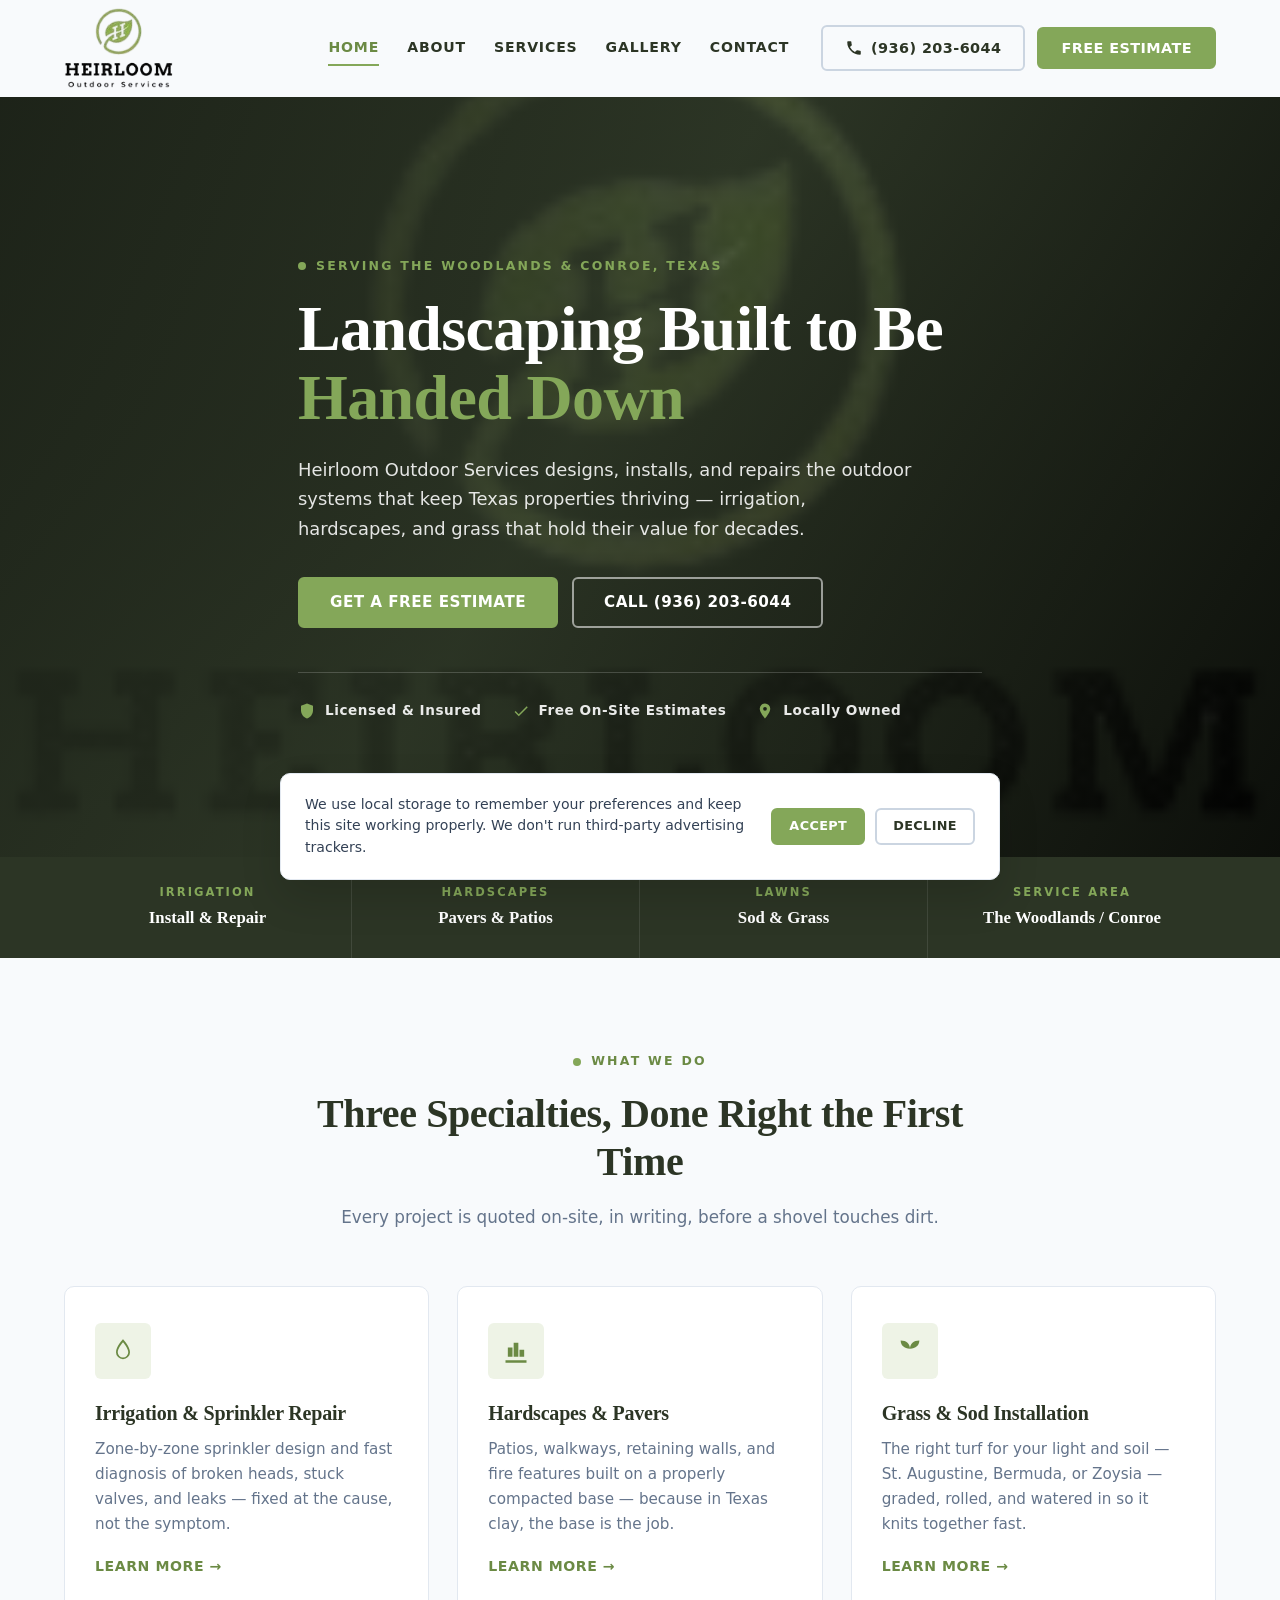
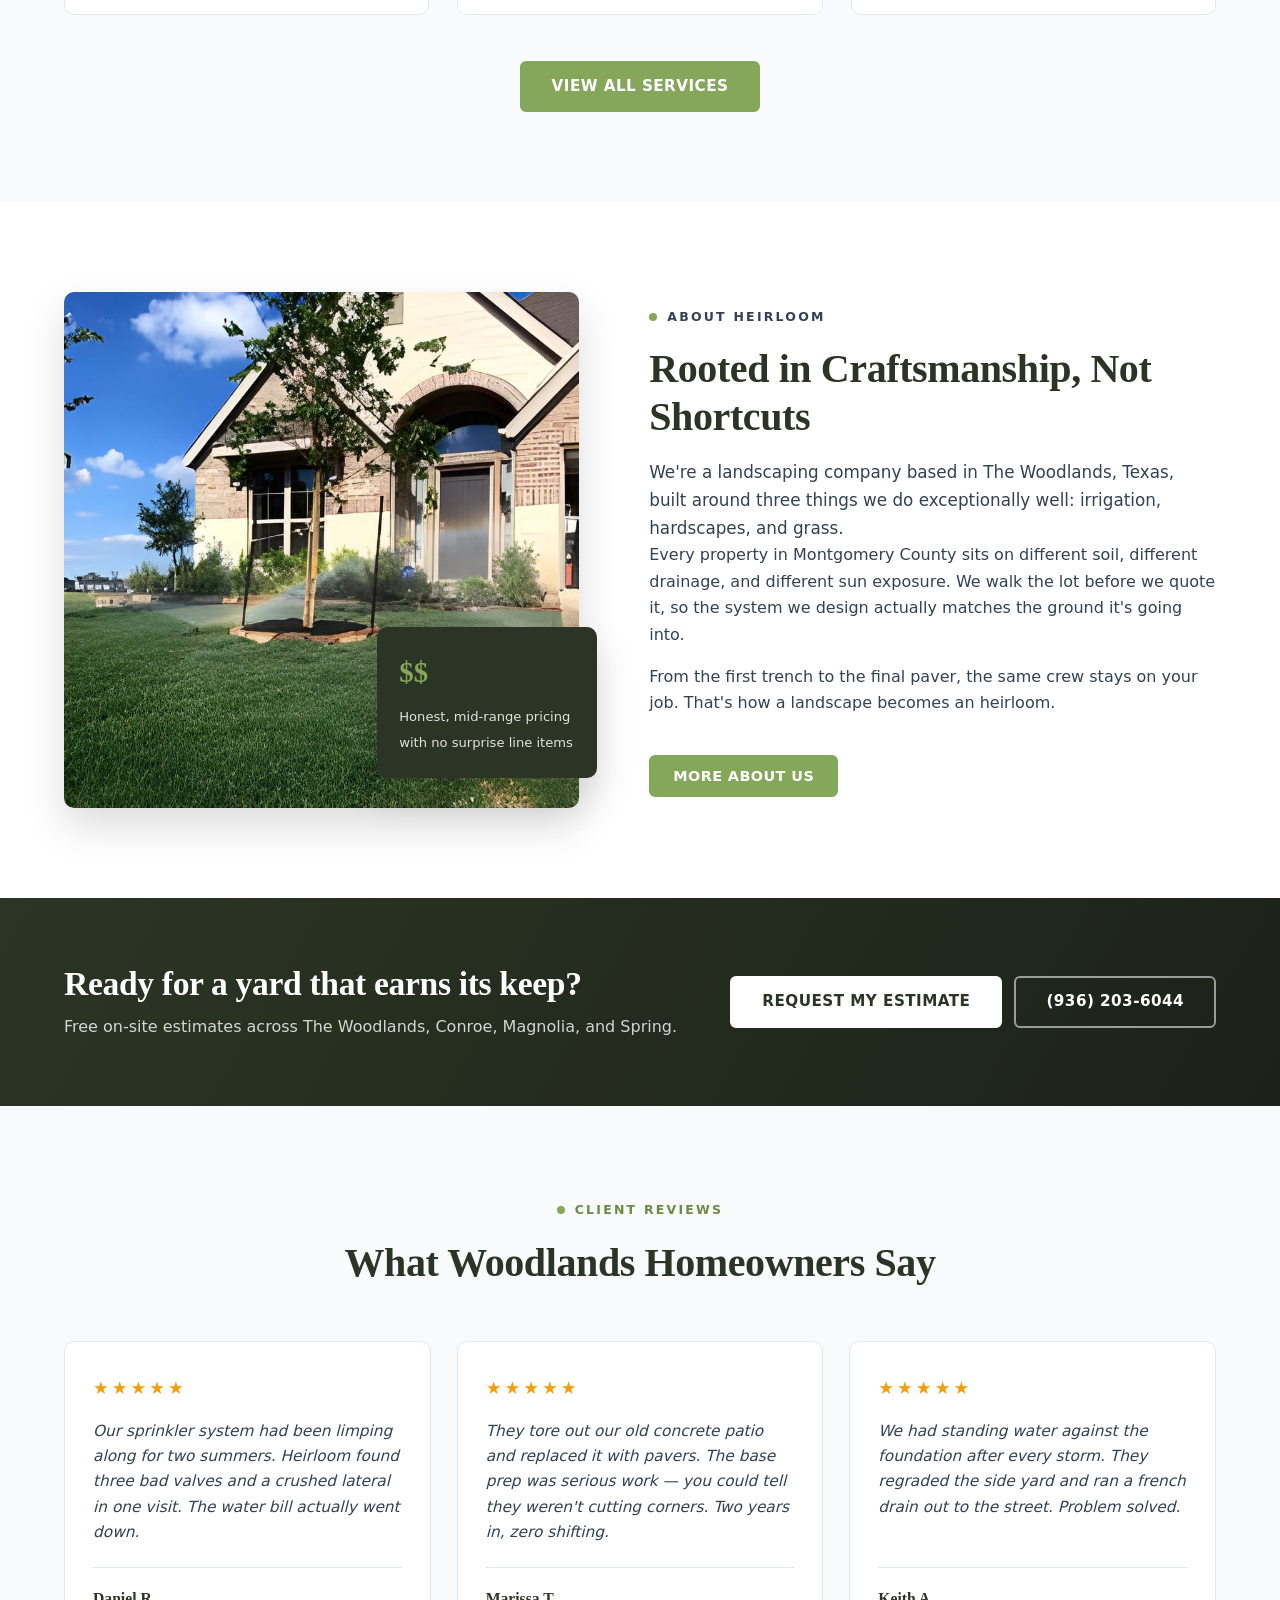
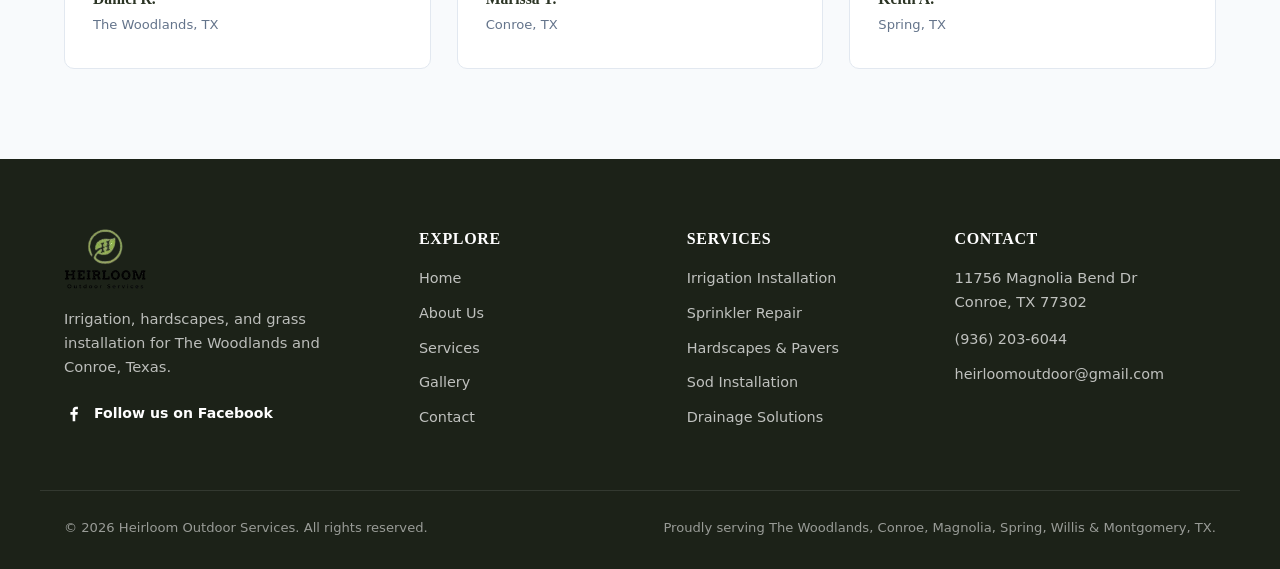
<file: HeirloomOutdoor/index.html>
<!-- ============================================================
     index.html — Home
     ============================================================ -->
<!DOCTYPE html>
<html lang="en">
<head>
  <meta charset="utf-8" />
  <meta name="viewport" content="width=device-width, initial-scale=1" />

  <meta http-equiv="Content-Security-Policy"
        content="default-src 'self'; base-uri 'self'; object-src 'none'; frame-ancestors 'none'; frame-src 'none'; form-action 'self'; img-src 'self' data:; font-src 'self' https://fonts.gstatic.com; style-src 'self' 'unsafe-inline' https://fonts.googleapis.com; script-src 'self' 'unsafe-inline'; connect-src 'self'; upgrade-insecure-requests" />
  <meta name="referrer" content="strict-origin-when-cross-origin" />
  <meta name="theme-color" content="#2C3525" />

  <title>Landscaping &amp; Irrigation in The Woodlands, TX | Heirloom</title>
  <meta name="description"
        content="Irrigation, sprinkler repair, hardscapes &amp; sod installation in The Woodlands &amp; Conroe, TX. Free estimates — call Heirloom Outdoor Services at (936) 203-6044." />
  <meta name="robots" content="index, follow, max-image-preview:large" />
  <link rel="canonical" href="https://heirloomoutdoorservices.com/" />

  <meta property="og:type" content="website" />
  <meta property="og:site_name" content="Heirloom Outdoor Services" />
  <meta property="og:title" content="Landscaping &amp; Irrigation in The Woodlands, TX | Heirloom" />
  <meta property="og:description" content="Irrigation install, sprinkler repair, hardscapes &amp; sod for The Woodlands and Conroe homeowners. Call (936) 203-6044." />
  <meta property="og:url" content="https://heirloomoutdoorservices.com/" />
  <meta property="og:image" content="https://heirloomoutdoorservices.com/assets/images/branding/og-share.jpg" />
  <meta property="og:image:width" content="1200" />
  <meta property="og:image:height" content="630" />
  <meta name="twitter:card" content="summary_large_image" />
  <meta name="twitter:title" content="Landscaping &amp; Irrigation in The Woodlands, TX | Heirloom" />
  <meta name="twitter:description" content="Irrigation install, sprinkler repair, hardscapes &amp; sod in The Woodlands and Conroe, TX." />
  <meta name="twitter:image" content="https://heirloomoutdoorservices.com/assets/images/branding/og-share.jpg" />

  <link rel="icon" type="image/png" href="assets/images/branding/favicon.png" sizes="32x32" />
  <link rel="apple-touch-icon" href="assets/images/branding/favicon.png" />

  <link rel="preconnect" href="https://fonts.googleapis.com" />
  <link rel="preconnect" href="https://fonts.gstatic.com" crossorigin />
  <link rel="preload" as="style" href="https://fonts.googleapis.com/css2?family=Montserrat:wght@400;500;600;700&family=Roboto+Slab:wght@400;600;700;800&display=swap" />
  <link rel="stylesheet" href="https://fonts.googleapis.com/css2?family=Montserrat:wght@400;500;600;700&family=Roboto+Slab:wght@400;600;700;800&display=swap" />
  <link rel="stylesheet" href="css/style.css" />

  <script type="application/ld+json">
  {
    "@context": "https://schema.org",
    "@type": "LocalBusiness",
    "@id": "https://heirloomoutdoorservices.com/#business",
    "name": "Heirloom Outdoor Services",
    "description": "Landscaping company in The Woodlands, Texas specializing in irrigation installation, sprinkler repair, hardscapes and pavers, and grass installation.",
    "url": "https://heirloomoutdoorservices.com/",
    "telephone": "+1-936-203-6044",
    "email": "heirloomoutdoor@gmail.com",
    "image": "https://heirloomoutdoorservices.com/assets/images/branding/og-share.jpg",
    "logo": "https://heirloomoutdoorservices.com/assets/images/branding/logo.png",
    "priceRange": "$$",
    "address": {
      "@type": "PostalAddress",
      "streetAddress": "11756 Magnolia Bend Dr",
      "addressLocality": "Conroe",
      "addressRegion": "TX",
      "postalCode": "77302",
      "addressCountry": "US"
    },
    "geo": { "@type": "GeoCoordinates", "latitude": 30.2152, "longitude": -95.4360 },
    "openingHoursSpecification": [
      { "@type": "OpeningHoursSpecification", "dayOfWeek": ["Monday","Tuesday","Wednesday","Thursday","Friday"], "opens": "07:00", "closes": "18:00" },
      { "@type": "OpeningHoursSpecification", "dayOfWeek": "Saturday", "opens": "08:00", "closes": "14:00" }
    ],
    "areaServed": [
      { "@type": "City", "name": "The Woodlands" },
      { "@type": "City", "name": "Conroe" },
      { "@type": "City", "name": "Magnolia" },
      { "@type": "City", "name": "Spring" },
      { "@type": "City", "name": "Willis" },
      { "@type": "City", "name": "Montgomery" }
    ],
    "sameAs": ["https://www.facebook.com/HeirloomoutdoorServices/"]
  }
  </script>

  <script src="js/main.js" defer></script>
</head>

<body data-page="home">
  <a class="skip-link" href="#main-content">Skip to main content</a>

  <!-- ========================= HEADER ========================= -->
  <header class="site-header" id="site-header">
    <div class="container header__inner">
      <a class="brand" href="index.html" aria-label="Heirloom Outdoor Services — home">
        <img class="brand__logo" src="assets/images/branding/logo.png"
             alt="Heirloom Outdoor Services logo" width="200" height="110" />
      </a>

      <nav class="nav" id="primary-navigation" aria-label="Primary">
        <ul class="nav__list">
          <li><a class="nav__link is-active" aria-current="page" href="index.html">Home</a></li>
          <li><a class="nav__link" href="about.html">About</a></li>
          <li><a class="nav__link" href="services.html">Services</a></li>
          <li><a class="nav__link" href="gallery.html">Gallery</a></li>
          <li><a class="nav__link" href="contact.html">Contact</a></li>
        </ul>
        <div class="nav__actions">
          <a class="btn btn--ghost nav__phone" href="tel:+19362036044">
            <svg class="icon" viewBox="0 0 24 24" aria-hidden="true" focusable="false"><path d="M6.6 10.8a15.1 15.1 0 0 0 6.6 6.6l2.2-2.2a1 1 0 0 1 1-.24 11.4 11.4 0 0 0 3.6.58 1 1 0 0 1 1 1V20a1 1 0 0 1-1 1A17 17 0 0 1 3 4a1 1 0 0 1 1-1h3.5a1 1 0 0 1 1 1 11.4 11.4 0 0 0 .58 3.6 1 1 0 0 1-.25 1z"/></svg>
            (936) 203-6044
          </a>
          <a class="btn btn--primary" href="contact.html">Free Estimate</a>
        </div>
      </nav>

      <button class="nav-toggle" type="button" id="nav-toggle"
              aria-label="Open navigation menu" aria-expanded="false"
              aria-controls="primary-navigation">
        <span class="nav-toggle__bar" aria-hidden="true"></span>
        <span class="nav-toggle__bar" aria-hidden="true"></span>
        <span class="nav-toggle__bar" aria-hidden="true"></span>
      </button>
    </div>
  </header>

  <div class="nav-scrim" id="nav-scrim" hidden></div>

  <main id="main-content">

    <!-- ========================== HERO ========================== -->
    <section class="hero" aria-labelledby="hero-title">

  <!-- Decorative background video -->
  <div class="hero__media" aria-hidden="true">
    <video class="hero__video"
           id="hero-video"
           autoplay
           muted
           loop
           playsinline
           disablepictureinpicture
           preload="metadata"
           poster="assets/images/branding/logo.png"
           width="1920" height="1080"
           tabindex="-1">
      <source src="assets/videos/hero/hero1.mp4" type="video/mp4" />
      <source src="assets/videos/hero/hero1.mp4"  type="video/mp4" />
    </video>
    <div class="hero__overlay"></div>
  </div>

  <!-- Pause / play control (WCAG 2.2.2) -->
  <button class="hero__video-toggle"
          type="button"
          id="hero-video-toggle"
          aria-label="Pause background video"
          aria-pressed="false"
          hidden>
    <svg class="hero__video-icon hero__video-icon--pause" viewBox="0 0 24 24" aria-hidden="true" focusable="false">
      <path d="M6 5h4v14H6zm8 0h4v14h-4z"/>
    </svg>
    <svg class="hero__video-icon hero__video-icon--play" viewBox="0 0 24 24" aria-hidden="true" focusable="false">
      <path d="M8 5v14l11-7z"/>
    </svg>
  </button>

  <div class="container hero__content">
      <div class="hero__bg" aria-hidden="true"></div>
      <div class="container hero__content">
        <p class="eyebrow eyebrow--light">
          <span class="eyebrow__dot" aria-hidden="true"></span>
          Serving The Woodlands &amp; Conroe, Texas
        </p>
        <h1 class="hero__title" id="hero-title">
          Landscaping Built to Be <span class="u-accent">Handed Down</span>
        </h1>
        <p class="hero__lede">
          Heirloom Outdoor Services designs, installs, and repairs the outdoor
          systems that keep Texas properties thriving — irrigation, hardscapes,
          and grass that hold their value for decades.
        </p>
        <div class="hero__actions">
          <a class="btn btn--primary btn--lg" href="contact.html">Get a Free Estimate</a>
          <a class="btn btn--outline-light btn--lg" href="tel:+19362036044">Call (936) 203-6044</a>
        </div>
        <ul class="hero__trust" aria-label="Why homeowners choose Heirloom">
          <li class="hero__trust-item">
            <svg class="icon" viewBox="0 0 24 24" aria-hidden="true" focusable="false"><path d="M12 2 4 5v6c0 5 3.4 9.7 8 11 4.6-1.3 8-6 8-11V5z"/></svg>
            Licensed &amp; Insured
          </li>
          <li class="hero__trust-item">
            <svg class="icon" viewBox="0 0 24 24" aria-hidden="true" focusable="false"><path d="M9 16.2 4.8 12l-1.4 1.4L9 19 21 7l-1.4-1.4z"/></svg>
            Free On-Site Estimates
          </li>
          <li class="hero__trust-item">
            <svg class="icon" viewBox="0 0 24 24" aria-hidden="true" focusable="false"><path d="M12 2a7 7 0 0 0-7 7c0 5.2 7 13 7 13s7-7.8 7-13a7 7 0 0 0-7-7m0 9.5A2.5 2.5 0 1 1 14.5 9 2.5 2.5 0 0 1 12 11.5"/></svg>
            Locally Owned
          </li>
        </ul>
      </div>
      </div>
    </div>
    </section>

    <!-- ======================= TRUST BAR ======================== -->
    <section class="trust-bar" aria-label="Service highlights">
      <div class="container trust-bar__grid">
        <div class="trust-bar__item"><span class="trust-bar__label">Irrigation</span><span class="trust-bar__value">Install &amp; Repair</span></div>
        <div class="trust-bar__item"><span class="trust-bar__label">Hardscapes</span><span class="trust-bar__value">Pavers &amp; Patios</span></div>
        <div class="trust-bar__item"><span class="trust-bar__label">Lawns</span><span class="trust-bar__value">Sod &amp; Grass</span></div>
        <div class="trust-bar__item"><span class="trust-bar__label">Service Area</span><span class="trust-bar__value">The Woodlands / Conroe</span></div>
      </div>
    </section>

    <!-- ======================== SERVICES ======================== -->
    <section class="section" aria-labelledby="services-title">
      <div class="container">
        <header class="section__head reveal">
          <p class="eyebrow"><span class="eyebrow__dot" aria-hidden="true"></span>What We Do</p>
          <h2 class="section__title" id="services-title">Three Specialties, Done Right the First Time</h2>
          <p class="section__lede">
            Every project is quoted on-site, in writing, before a shovel touches dirt.
          </p>
        </header>

        <div class="services__grid services__grid--three">
          <article class="service-card reveal">
            <div class="service-card__icon" aria-hidden="true">
              <svg viewBox="0 0 24 24" focusable="false"><path d="M12 2s6 6.3 6 11a6 6 0 0 1-12 0c0-4.7 6-11 6-11m0 15.5A4.5 4.5 0 0 0 16.5 13c0-2.7-2.6-6.3-4.5-8.6C10.1 6.7 7.5 10.3 7.5 13A4.5 4.5 0 0 0 12 17.5"/></svg>
            </div>
            <h3 class="service-card__title">Irrigation &amp; Sprinkler Repair</h3>
            <p class="service-card__text">
              Zone-by-zone sprinkler design and fast diagnosis of broken heads,
              stuck valves, and leaks — fixed at the cause, not the symptom.
            </p>
            <a class="service-card__link" href="services.html">Learn more<span class="visually-hidden"> about irrigation and sprinkler repair</span> →</a>
          </article>

          <article class="service-card reveal">
            <div class="service-card__icon" aria-hidden="true">
              <svg viewBox="0 0 24 24" focusable="false"><path d="M3 20h18v2H3zm2-3h4V9H5zm5 0h4V5h-4zm5 0h4v-6h-4z"/></svg>
            </div>
            <h3 class="service-card__title">Hardscapes &amp; Pavers</h3>
            <p class="service-card__text">
              Patios, walkways, retaining walls, and fire features built on a
              properly compacted base — because in Texas clay, the base is the job.
            </p>
            <a class="service-card__link" href="services.html">Learn more<span class="visually-hidden"> about hardscapes and pavers</span> →</a>
          </article>

          <article class="service-card reveal">
            <div class="service-card__icon" aria-hidden="true">
              <svg viewBox="0 0 24 24" focusable="false"><path d="M12 22V10m0 0c0-4 3-7 8-7 0 4-3 7-8 7m0 0C12 6 9 3 4 3c0 4 3 7 8 7"/></svg>
            </div>
            <h3 class="service-card__title">Grass &amp; Sod Installation</h3>
            <p class="service-card__text">
              The right turf for your light and soil — St. Augustine, Bermuda, or
              Zoysia — graded, rolled, and watered in so it knits together fast.
            </p>
            <a class="service-card__link" href="services.html">Learn more<span class="visually-hidden"> about grass and sod installation</span> →</a>
          </article>
        </div>

        <div class="section__foot reveal">
          <a class="btn btn--primary btn--lg" href="services.html">View All Services</a>
        </div>
      </div>
    </section>

    <!-- ========================= ABOUT ========================== -->
    <section class="section section--alt" aria-labelledby="about-title">
      <div class="container about__grid">
        <div class="about__media reveal">
          <img class="about__image" src="assets/images/gallery/image2.jpg"
               alt="Heirloom Outdoor Services crew installing a paver walkway at a Woodlands home"
               width="900" height="1100" loading="lazy" decoding="async" />
          <div class="about__badge">
            <span class="about__badge-number">$$</span>
            <span class="about__badge-text">Honest, mid-range pricing with no surprise line items</span>
          </div>
        </div>

        <div class="about__body reveal">
          <p class="eyebrow"><span class="eyebrow__dot" aria-hidden="true"></span>About Heirloom</p>
          <h2 class="section__title" id="about-title">Rooted in Craftsmanship, Not Shortcuts</h2>
          <p class="section__lede">
            We're a landscaping company based in The Woodlands, Texas, built around
            three things we do exceptionally well: irrigation, hardscapes, and grass.
          </p>
          <p>
            Every property in Montgomery County sits on different soil, different
            drainage, and different sun exposure. We walk the lot before we quote it,
            so the system we design actually matches the ground it's going into.
          </p>
          <p>
            From the first trench to the final paver, the same crew stays on your job.
            That's how a landscape becomes an heirloom.
          </p>
          <a class="btn btn--primary" href="about.html">More About Us</a>
        </div>
      </div>
    </section>

    <!-- ======================= CTA BANNER ======================= -->
    <section class="cta-banner" aria-labelledby="cta-title">
      <div class="container cta-banner__inner">
        <div class="cta-banner__text">
          <h2 class="cta-banner__title" id="cta-title">Ready for a yard that earns its keep?</h2>
          <p class="cta-banner__lede">
            Free on-site estimates across The Woodlands, Conroe, Magnolia, and Spring.
          </p>
        </div>
        <div class="cta-banner__actions">
          <a class="btn btn--light btn--lg" href="contact.html">Request My Estimate</a>
          <a class="btn btn--outline-light btn--lg" href="tel:+19362036044">(936) 203-6044</a>
        </div>
      </div>
    </section>

    <!-- ======================== REVIEWS ========================= -->
    <section class="section" aria-labelledby="reviews-title">
      <div class="container">
        <header class="section__head reveal">
          <p class="eyebrow"><span class="eyebrow__dot" aria-hidden="true"></span>Client Reviews</p>
          <h2 class="section__title" id="reviews-title">What Woodlands Homeowners Say</h2>
        </header>

        <div class="reviews__grid">
          <article class="review-card reveal">
            <div class="review-card__stars" role="img" aria-label="Rated 5 out of 5 stars"><span aria-hidden="true">★★★★★</span></div>
            <blockquote class="review-card__quote"><p>Our sprinkler system had been limping along for two summers. Heirloom found three bad valves and a crushed lateral in one visit. The water bill actually went down.</p></blockquote>
            <footer class="review-card__footer"><span class="review-card__name">Daniel R.</span><span class="review-card__meta">The Woodlands, TX</span></footer>
          </article>

          <article class="review-card reveal">
            <div class="review-card__stars" role="img" aria-label="Rated 5 out of 5 stars"><span aria-hidden="true">★★★★★</span></div>
            <blockquote class="review-card__quote"><p>They tore out our old concrete patio and replaced it with pavers. The base prep was serious work — you could tell they weren't cutting corners. Two years in, zero shifting.</p></blockquote>
            <footer class="review-card__footer"><span class="review-card__name">Marissa T.</span><span class="review-card__meta">Conroe, TX</span></footer>
          </article>

          <article class="review-card reveal">
            <div class="review-card__stars" role="img" aria-label="Rated 5 out of 5 stars"><span aria-hidden="true">★★★★★</span></div>
            <blockquote class="review-card__quote"><p>We had standing water against the foundation after every storm. They regraded the side yard and ran a french drain out to the street. Problem solved.</p></blockquote>
            <footer class="review-card__footer"><span class="review-card__name">Keith A.</span><span class="review-card__meta">Spring, TX</span></footer>
          </article>
        </div>
      </div>
    </section>

  </main>

  <!-- ========================== FOOTER ========================= -->
  <footer class="site-footer">
    <div class="container footer__grid">
      <div class="footer__brand">
        <img class="footer__logo" src="assets/images/branding/logo.png"
             alt="Heirloom Outdoor Services logo" width="200" height="110" loading="lazy" />
        <p class="footer__tagline">Irrigation, hardscapes, and grass installation for The Woodlands and Conroe, Texas.</p>
        <a class="footer__social" href="https://www.facebook.com/HeirloomoutdoorServices/"
           target="_blank" rel="noopener noreferrer"
           aria-label="Heirloom Outdoor Services on Facebook (opens in a new tab)">
          <svg viewBox="0 0 24 24" aria-hidden="true" focusable="false"><path d="M13.5 22v-8h2.7l.4-3.1h-3.1V8.9c0-.9.25-1.5 1.55-1.5h1.65V4.6A22 22 0 0 0 14.4 4.5c-2.4 0-4 1.45-4 4.1v2.3H7.7V14h2.7v8z"/></svg>
          <span>Follow us on Facebook</span>
        </a>
      </div>

      <nav class="footer__col" aria-label="Footer navigation">
        <h3 class="footer__heading">Explore</h3>
        <ul class="footer__list">
          <li><a href="index.html">Home</a></li>
          <li><a href="about.html">About Us</a></li>
          <li><a href="services.html">Services</a></li>
          <li><a href="gallery.html">Gallery</a></li>
          <li><a href="contact.html">Contact</a></li>
        </ul>
      </nav>

      <div class="footer__col">
        <h3 class="footer__heading">Services</h3>
        <ul class="footer__list">
          <li><a href="services.html">Irrigation Installation</a></li>
          <li><a href="services.html">Sprinkler Repair</a></li>
          <li><a href="services.html">Hardscapes &amp; Pavers</a></li>
          <li><a href="services.html">Sod Installation</a></li>
          <li><a href="services.html">Drainage Solutions</a></li>
        </ul>
      </div>

      <div class="footer__col">
        <h3 class="footer__heading">Contact</h3>
        <address class="footer__address">11756 Magnolia Bend Dr<br />Conroe, TX 77302</address>
        <ul class="footer__list">
          <li><a href="tel:+19362036044">(936) 203-6044</a></li>
          <li><a href="mailto:heirloomoutdoor@gmail.com">heirloomoutdoor@gmail.com</a></li>
        </ul>
      </div>
    </div>

    <div class="container footer__bottom">
      <p class="footer__copy">&copy; <span class="js-year">2025</span> Heirloom Outdoor Services. All rights reserved.</p>
      <p class="footer__location">Proudly serving The Woodlands, Conroe, Magnolia, Spring, Willis &amp; Montgomery, TX.</p>
    </div>
  </footer>

  <button class="back-to-top" type="button" id="back-to-top" aria-label="Back to top" hidden>
    <svg viewBox="0 0 24 24" aria-hidden="true" focusable="false"><path d="M12 4 4 12l1.4 1.4L11 7.8V20h2V7.8l5.6 5.6L20 12z"/></svg>
  </button>

  <div class="cookie-banner" id="cookie-banner" role="region" aria-label="Cookie consent" hidden>
    <div class="cookie-banner__inner">
      <p class="cookie-banner__text">
        We use local storage to remember your preferences and keep this site working
        properly. We don't run third-party advertising trackers.
      </p>
      <div class="cookie-banner__actions">
        <button class="btn btn--primary btn--sm" type="button" id="cookie-accept">Accept</button>
        <button class="btn btn--ghost btn--sm" type="button" id="cookie-decline">Decline</button>
      </div>
    </div>
  </div>
</body>
</html>
</file>
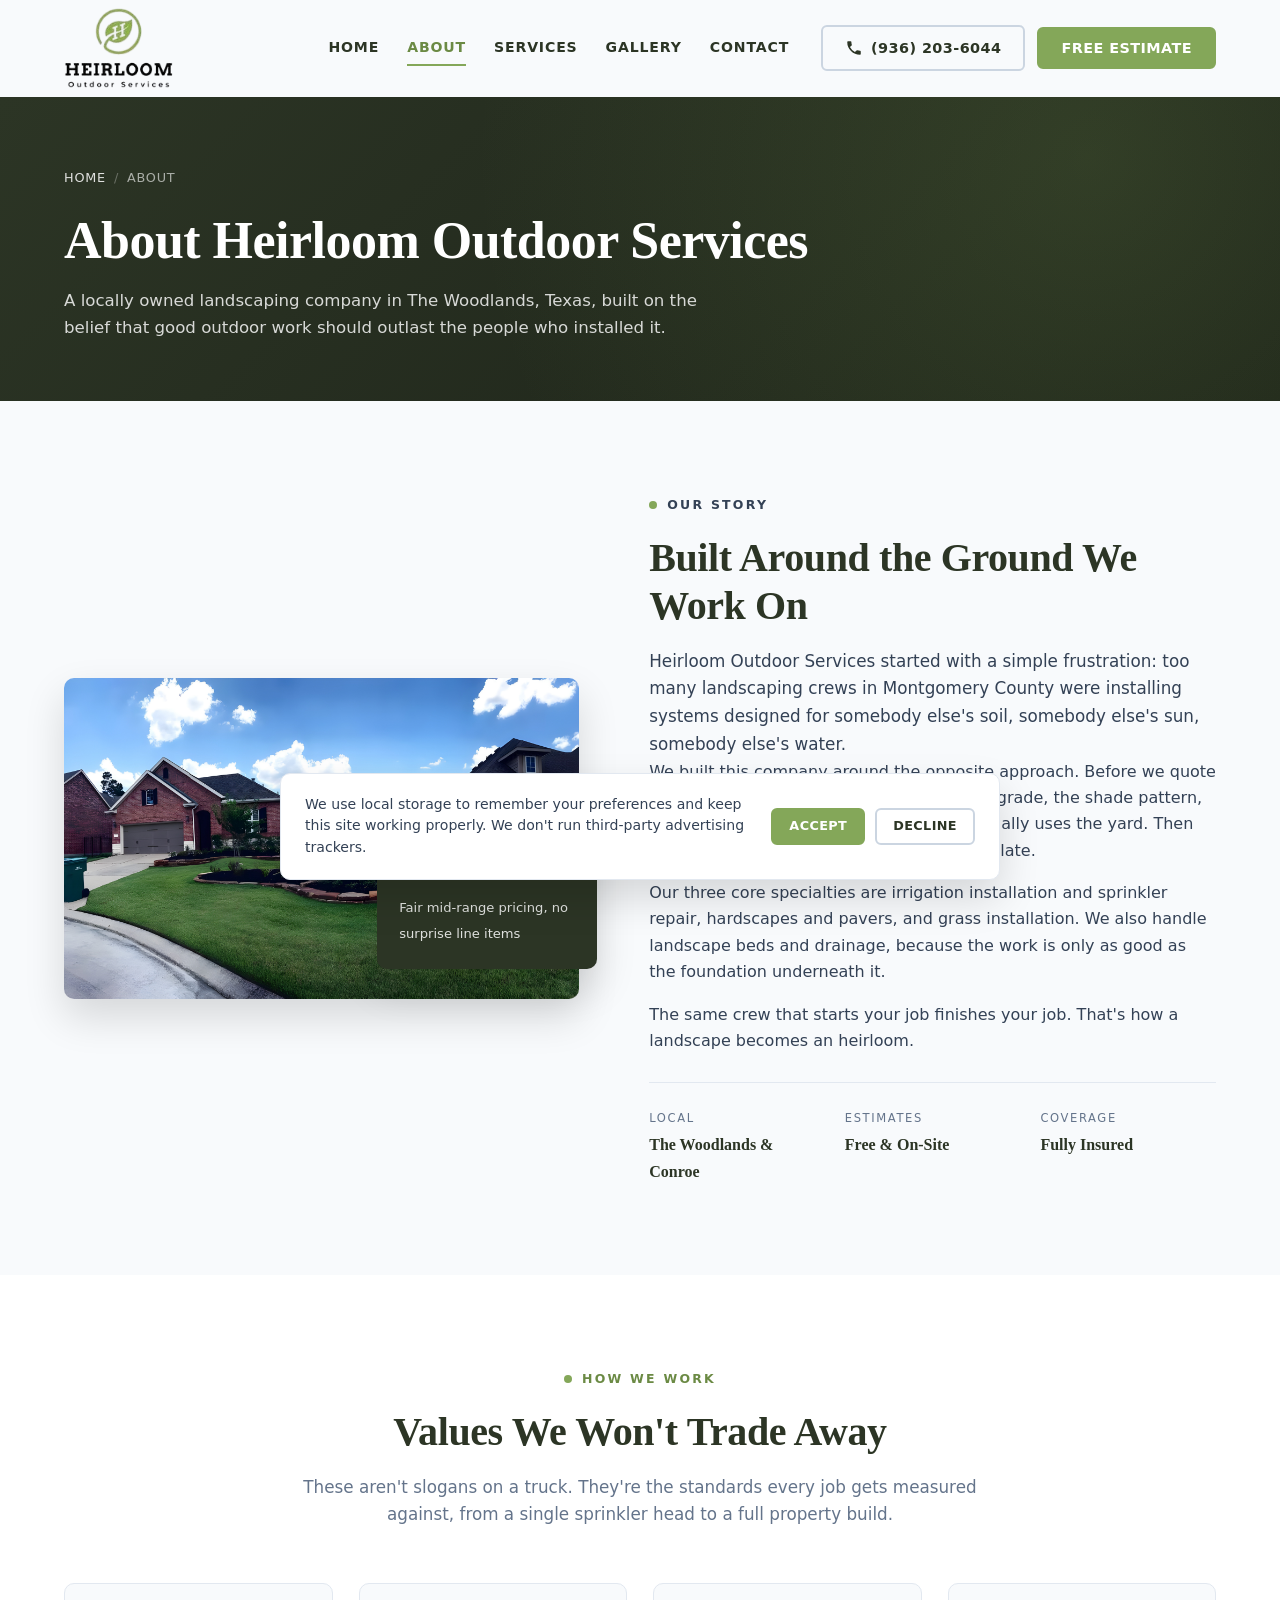
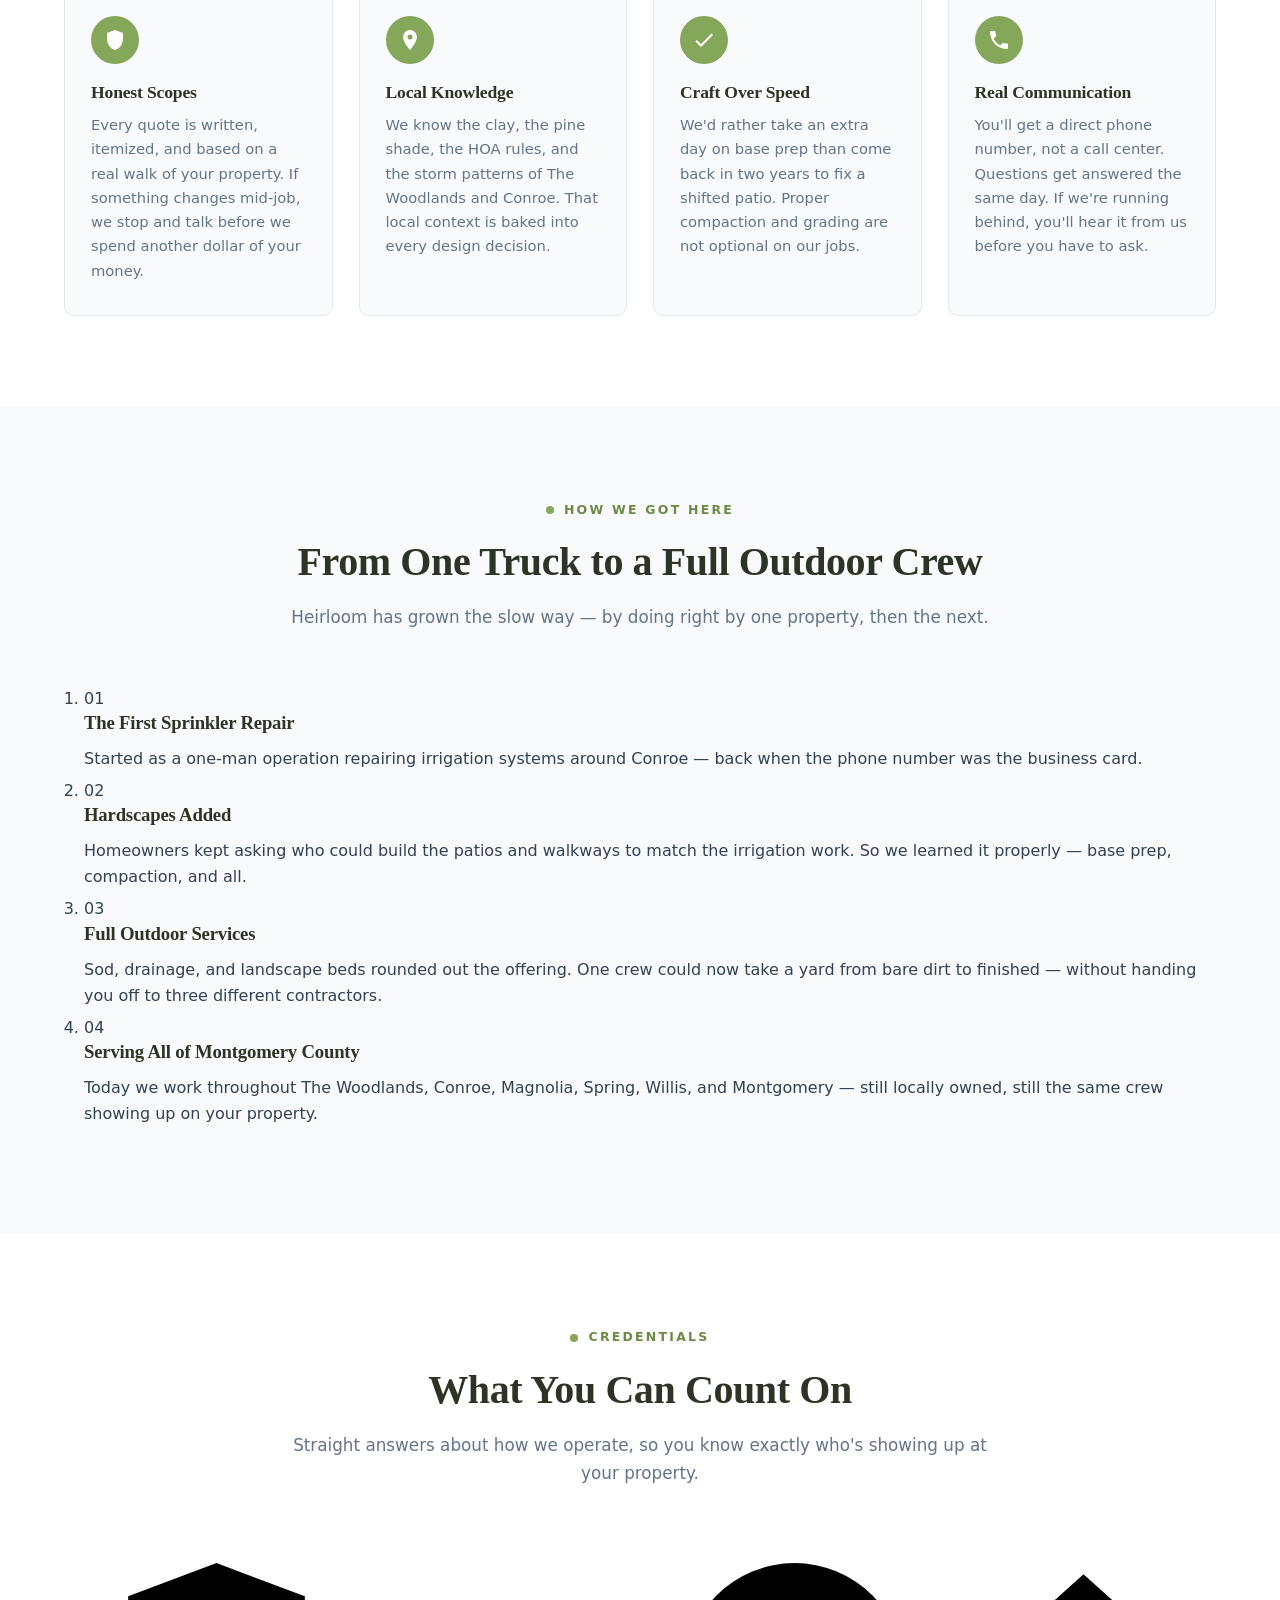
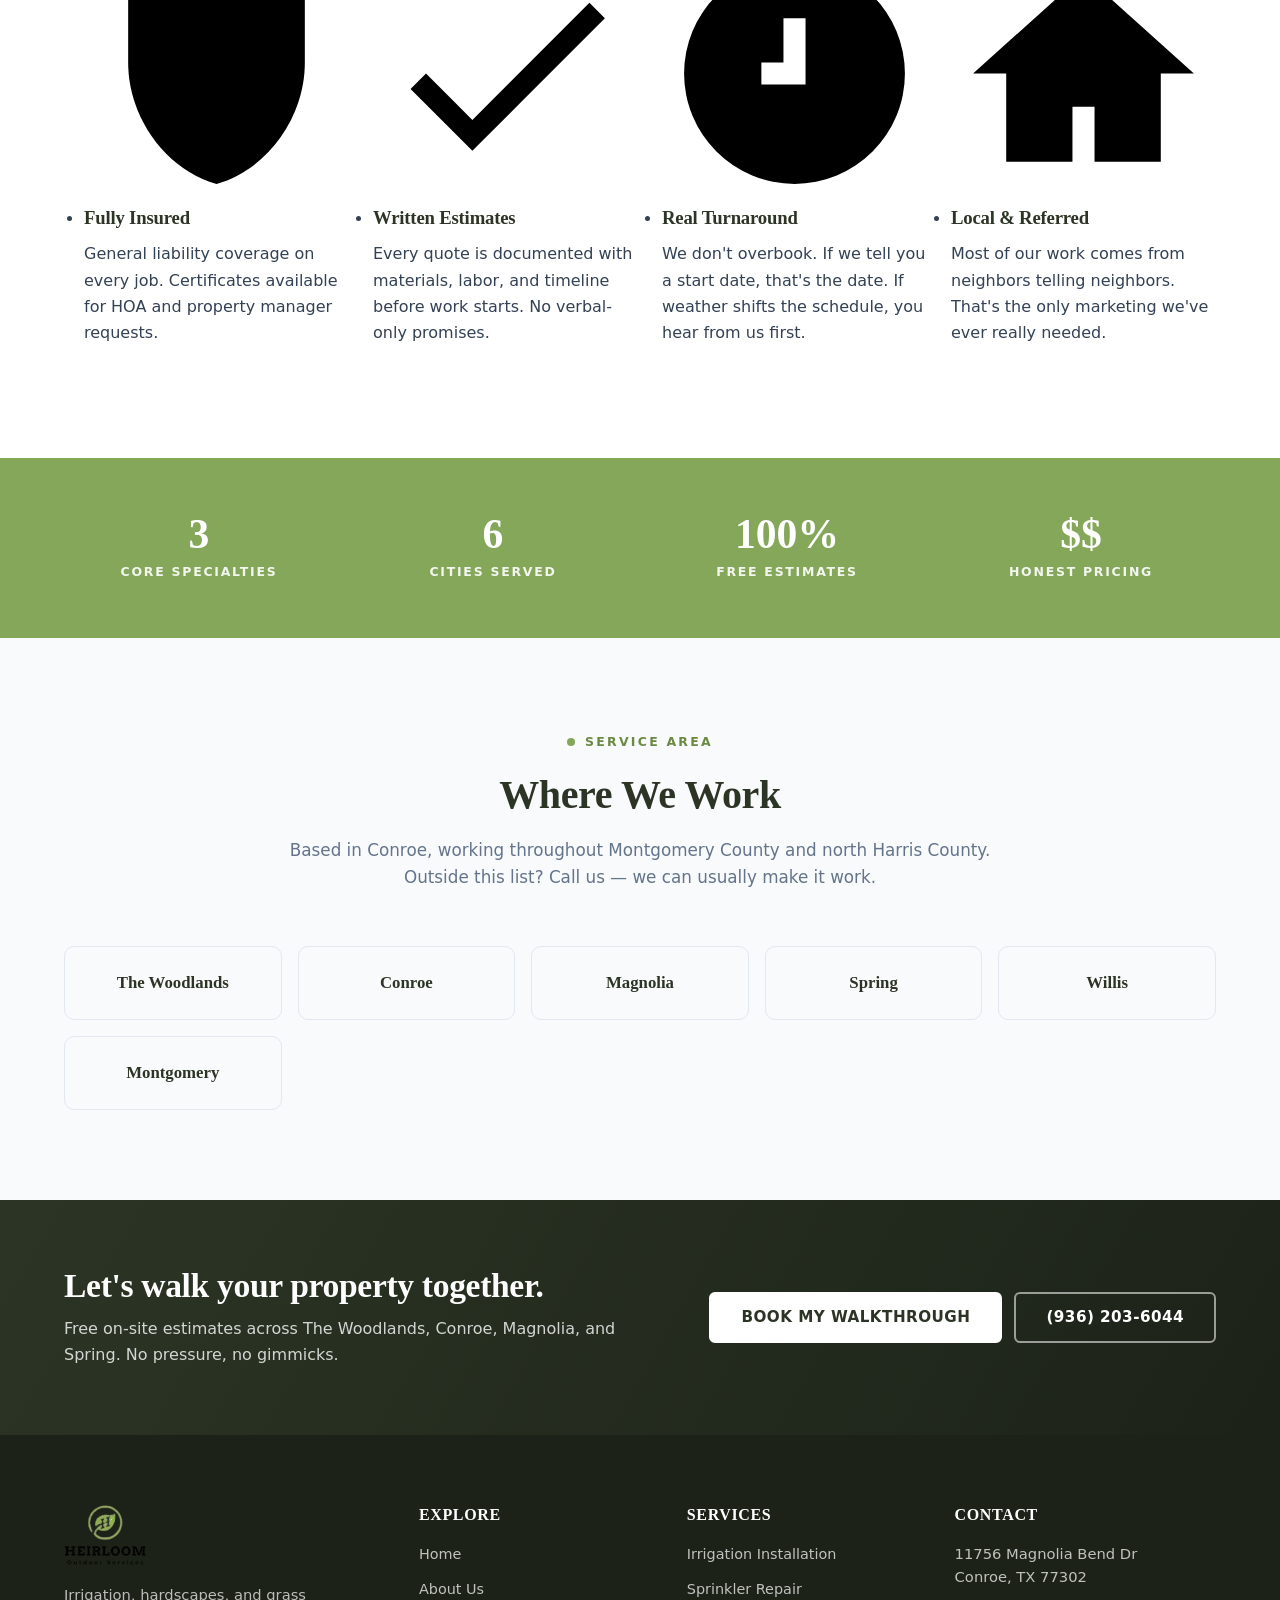
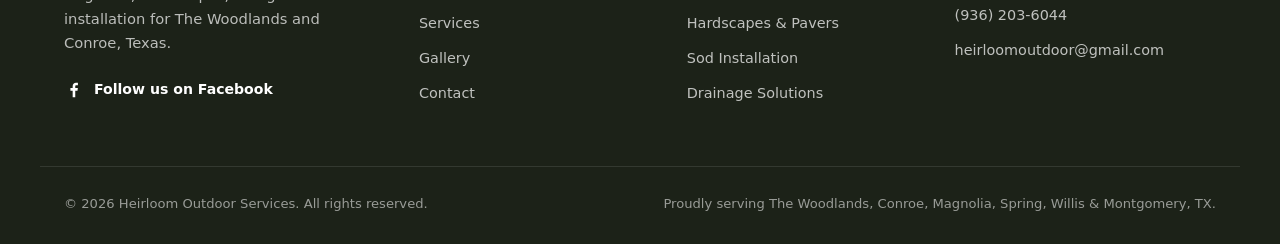
<file: HeirloomOutdoor/about.html>
<!DOCTYPE html>
<html lang="en">
<head>
  <meta charset="utf-8" />
  <meta name="viewport" content="width=device-width, initial-scale=1" />
  <meta http-equiv="Content-Security-Policy"
        content="default-src 'self'; base-uri 'self'; object-src 'none'; frame-ancestors 'none'; frame-src 'none'; form-action 'self'; img-src 'self' data:; font-src 'self' https://fonts.gstatic.com; style-src 'self' 'unsafe-inline' https://fonts.googleapis.com; script-src 'self' 'unsafe-inline'; connect-src 'self'; upgrade-insecure-requests" />
  <meta name="referrer" content="strict-origin-when-cross-origin" />
  <meta name="theme-color" content="#2C3525" />

  <title>About Our Landscaping Company | Heirloom Outdoor Services</title>
  <meta name="description"
        content="Meet Heirloom Outdoor Services — a locally owned landscaping company in The Woodlands &amp; Conroe, TX specializing in irrigation, hardscapes, and sod." />
  <meta name="robots" content="index, follow" />
  <link rel="canonical" href="https://heirloomoutdoorservices.com/about.html" />

  <meta property="og:type" content="website" />
  <meta property="og:title" content="About Our Landscaping Company | Heirloom Outdoor Services" />
  <meta property="og:description" content="Locally owned landscaping in The Woodlands and Conroe, TX — irrigation, hardscapes, and sod." />
  <meta property="og:url" content="https://heirloomoutdoorservices.com/about.html" />
  <meta property="og:image" content="https://heirloomoutdoorservices.com/assets/images/branding/og-share.jpg" />
  <meta name="twitter:card" content="summary_large_image" />

  <link rel="icon" type="image/png" href="assets/images/branding/favicon.png" sizes="32x32" />
  <link rel="preconnect" href="https://fonts.googleapis.com" />
  <link rel="preconnect" href="https://fonts.gstatic.com" crossorigin />
  <link rel="stylesheet" href="https://fonts.googleapis.com/css2?family=Montserrat:wght@400;500;600;700&family=Roboto+Slab:wght@400;600;700;800&display=swap" />
  <link rel="stylesheet" href="css/style.css" />
  <script src="js/main.js" defer></script>
</head>

<body data-page="about">
  <a class="skip-link" href="#main-content">Skip to main content</a>

  <!-- ======================== HEADER ======================== -->
  <header class="site-header" id="site-header">
    <div class="container header__inner">
      <a class="brand" href="index.html" aria-label="Heirloom Outdoor Services — home">
        <img class="brand__logo" src="assets/images/branding/logo.png"
             alt="Heirloom Outdoor Services logo" width="200" height="110" />
      </a>
      <nav class="nav" id="primary-navigation" aria-label="Primary">
        <ul class="nav__list">
          <li><a class="nav__link" href="index.html">Home</a></li>
          <li><a class="nav__link is-active" aria-current="page" href="about.html">About</a></li>
          <li><a class="nav__link" href="services.html">Services</a></li>
          <li><a class="nav__link" href="gallery.html">Gallery</a></li>
          <li><a class="nav__link" href="contact.html">Contact</a></li>
        </ul>
        <div class="nav__actions">
          <a class="btn btn--ghost nav__phone" href="tel:+19362036044">
            <svg class="icon" viewBox="0 0 24 24" aria-hidden="true" focusable="false"><path d="M6.6 10.8a15.1 15.1 0 0 0 6.6 6.6l2.2-2.2a1 1 0 0 1 1-.24 11.4 11.4 0 0 0 3.6.58 1 1 0 0 1 1 1V20a1 1 0 0 1-1 1A17 17 0 0 1 3 4a1 1 0 0 1 1-1h3.5a1 1 0 0 1 1 1 11.4 11.4 0 0 0 .58 3.6 1 1 0 0 1-.25 1z"/></svg>
            (936) 203-6044
          </a>
          <a class="btn btn--primary" href="contact.html">Free Estimate</a>
        </div>
      </nav>
      <button class="nav-toggle" type="button" id="nav-toggle" aria-label="Open navigation menu"
              aria-expanded="false" aria-controls="primary-navigation">
        <span class="nav-toggle__bar" aria-hidden="true"></span>
        <span class="nav-toggle__bar" aria-hidden="true"></span>
        <span class="nav-toggle__bar" aria-hidden="true"></span>
      </button>
    </div>
  </header>
  <div class="nav-scrim" id="nav-scrim" hidden></div>

  <main id="main-content">

    <!-- ====================== PAGE HERO ====================== -->
    <section class="page-hero" aria-labelledby="page-title">
      <div class="container">
        <nav class="breadcrumbs" aria-label="Breadcrumb">
          <ol>
            <li><a href="index.html">Home</a></li>
            <li aria-current="page">About</li>
          </ol>
        </nav>
        <h1 class="page-hero__title" id="page-title">About Heirloom Outdoor Services</h1>
        <p class="page-hero__lede">
          A locally owned landscaping company in The Woodlands, Texas, built on the
          belief that good outdoor work should outlast the people who installed it.
        </p>
      </div>
    </section>

    <!-- ======================== STORY ======================== -->
    <section class="section" aria-labelledby="story-title">
      <div class="container about__grid">
        <div class="about__media reveal">
          <img class="about__image" src="assets/images/gallery/image3.jpg"
               alt="Heirloom Outdoor Services crew on a residential landscaping job in The Woodlands"
               width="900" height="1100" loading="lazy" decoding="async" />
          <div class="about__badge">
            <span class="about__badge-number">$$</span>
            <span class="about__badge-text">Fair mid-range pricing, no surprise line items</span>
          </div>
        </div>

        <div class="about__body reveal">
          <p class="eyebrow"><span class="eyebrow__dot" aria-hidden="true"></span>Our Story</p>
          <h2 class="section__title" id="story-title">Built Around the Ground We Work On</h2>
          <p class="section__lede">
            Heirloom Outdoor Services started with a simple frustration: too many
            landscaping crews in Montgomery County were installing systems designed
            for somebody else's soil, somebody else's sun, somebody else's water.
          </p>
          <p>
            We built this company around the opposite approach. Before we quote a
            job, we walk the property. We look at the grade, the shade pattern, the
            drainage, and how the homeowner actually uses the yard. Then we design
            for that specific lot — not a template.
          </p>
          <p>
            Our three core specialties are irrigation installation and sprinkler
            repair, hardscapes and pavers, and grass installation. We also handle
            landscape beds and drainage, because the work is only as good as the
            foundation underneath it.
          </p>
          <p>
            The same crew that starts your job finishes your job. That's how a
            landscape becomes an heirloom.
          </p>

          <ul class="about__stats" aria-label="Company highlights">
            <li class="about__stat">
              <span class="about__stat-label">Local</span>
              <span class="about__stat-value">The Woodlands &amp; Conroe</span>
            </li>
            <li class="about__stat">
              <span class="about__stat-label">Estimates</span>
              <span class="about__stat-value">Free &amp; On-Site</span>
            </li>
            <li class="about__stat">
              <span class="about__stat-label">Coverage</span>
              <span class="about__stat-value">Fully Insured</span>
            </li>
          </ul>
        </div>
      </div>
    </section>

    <!-- ======================== VALUES ======================== -->
    <section class="section section--alt" aria-labelledby="values-title">
      <div class="container">
        <header class="section__head reveal">
          <p class="eyebrow"><span class="eyebrow__dot" aria-hidden="true"></span>How We Work</p>
          <h2 class="section__title" id="values-title">Values We Won't Trade Away</h2>
          <p class="section__lede">
            These aren't slogans on a truck. They're the standards every job gets
            measured against, from a single sprinkler head to a full property build.
          </p>
        </header>

        <div class="values__grid">
          <article class="value-card reveal">
            <div class="value-card__icon" aria-hidden="true">
              <svg viewBox="0 0 24 24" focusable="false"><path d="M12 2 4 5v6c0 5 3.4 9.7 8 11 4.6-1.3 8-6 8-11V5z"/></svg>
            </div>
            <h3 class="value-card__title">Honest Scopes</h3>
            <p class="value-card__text">
              Every quote is written, itemized, and based on a real walk of your
              property. If something changes mid-job, we stop and talk before we
              spend another dollar of your money.
            </p>
          </article>

          <article class="value-card reveal">
            <div class="value-card__icon" aria-hidden="true">
              <svg viewBox="0 0 24 24" focusable="false"><path d="M12 2a7 7 0 0 0-7 7c0 5.2 7 13 7 13s7-7.8 7-13a7 7 0 0 0-7-7m0 9.5A2.5 2.5 0 1 1 14.5 9 2.5 2.5 0 0 1 12 11.5"/></svg>
            </div>
            <h3 class="value-card__title">Local Knowledge</h3>
            <p class="value-card__text">
              We know the clay, the pine shade, the HOA rules, and the storm
              patterns of The Woodlands and Conroe. That local context is baked
              into every design decision.
            </p>
          </article>

          <article class="value-card reveal">
            <div class="value-card__icon" aria-hidden="true">
              <svg viewBox="0 0 24 24" focusable="false"><path d="M9 16.2 4.8 12l-1.4 1.4L9 19 21 7l-1.4-1.4z"/></svg>
            </div>
            <h3 class="value-card__title">Craft Over Speed</h3>
            <p class="value-card__text">
              We'd rather take an extra day on base prep than come back in two years
              to fix a shifted patio. Proper compaction and grading are not
              optional on our jobs.
            </p>
          </article>

          <article class="value-card reveal">
            <div class="value-card__icon" aria-hidden="true">
              <svg viewBox="0 0 24 24" focusable="false"><path d="M6.6 10.8a15.1 15.1 0 0 0 6.6 6.6l2.2-2.2a1 1 0 0 1 1-.24 11.4 11.4 0 0 0 3.6.58 1 1 0 0 1 1 1V20a1 1 0 0 1-1 1A17 17 0 0 1 3 4a1 1 0 0 1 1-1h3.5a1 1 0 0 1 1 1 11.4 11.4 0 0 0 .58 3.6 1 1 0 0 1-.25 1z"/></svg>
            </div>
            <h3 class="value-card__title">Real Communication</h3>
            <p class="value-card__text">
              You'll get a direct phone number, not a call center. Questions get
              answered the same day. If we're running behind, you'll hear it from
              us before you have to ask.
            </p>
          </article>
        </div>
      </div>
    </section>

    <!-- ======================= TIMELINE ======================= -->
    <section class="section" aria-labelledby="timeline-title">
      <div class="container">
        <header class="section__head reveal">
          <p class="eyebrow"><span class="eyebrow__dot" aria-hidden="true"></span>How We Got Here</p>
          <h2 class="section__title" id="timeline-title">From One Truck to a Full Outdoor Crew</h2>
          <p class="section__lede">
            Heirloom has grown the slow way — by doing right by one property,
            then the next.
          </p>
        </header>

        <ol class="timeline" aria-label="Company milestones">
          <li class="timeline__item reveal">
            <span class="timeline__marker" aria-hidden="true">01</span>
            <div class="timeline__body">
              <h3 class="timeline__title">The First Sprinkler Repair</h3>
              <p class="timeline__text">
                Started as a one-man operation repairing irrigation systems around
                Conroe — back when the phone number was the business card.
              </p>
            </div>
          </li>

          <li class="timeline__item reveal">
            <span class="timeline__marker" aria-hidden="true">02</span>
            <div class="timeline__body">
              <h3 class="timeline__title">Hardscapes Added</h3>
              <p class="timeline__text">
                Homeowners kept asking who could build the patios and walkways to
                match the irrigation work. So we learned it properly — base prep,
                compaction, and all.
              </p>
            </div>
          </li>

          <li class="timeline__item reveal">
            <span class="timeline__marker" aria-hidden="true">03</span>
            <div class="timeline__body">
              <h3 class="timeline__title">Full Outdoor Services</h3>
              <p class="timeline__text">
                Sod, drainage, and landscape beds rounded out the offering. One
                crew could now take a yard from bare dirt to finished — without
                handing you off to three different contractors.
              </p>
            </div>
          </li>

          <li class="timeline__item reveal">
            <span class="timeline__marker" aria-hidden="true">04</span>
            <div class="timeline__body">
              <h3 class="timeline__title">Serving All of Montgomery County</h3>
              <p class="timeline__text">
                Today we work throughout The Woodlands, Conroe, Magnolia, Spring,
                Willis, and Montgomery — still locally owned, still the same crew
                showing up on your property.
              </p>
            </div>
          </li>
        </ol>
      </div>
    </section>

    <!-- ===================== CREDENTIALS ===================== -->
    <section class="section section--alt" aria-labelledby="credentials-title">
      <div class="container">
        <header class="section__head reveal">
          <p class="eyebrow"><span class="eyebrow__dot" aria-hidden="true"></span>Credentials</p>
          <h2 class="section__title" id="credentials-title">What You Can Count On</h2>
          <p class="section__lede">
            Straight answers about how we operate, so you know exactly who's
            showing up at your property.
          </p>
        </header>

        <ul class="credentials__grid" aria-label="Company credentials">
          <li class="credential reveal">
            <span class="credential__icon" aria-hidden="true">
              <svg viewBox="0 0 24 24" focusable="false"><path d="M12 2 4 5v6c0 5 3.4 9.7 8 11 4.6-1.3 8-6 8-11V5z"/></svg>
            </span>
            <h3 class="credential__title">Fully Insured</h3>
            <p class="credential__text">
              General liability coverage on every job. Certificates available for
              HOA and property manager requests.
            </p>
          </li>

          <li class="credential reveal">
            <span class="credential__icon" aria-hidden="true">
              <svg viewBox="0 0 24 24" focusable="false"><path d="M9 16.2 4.8 12l-1.4 1.4L9 19 21 7l-1.4-1.4z"/></svg>
            </span>
            <h3 class="credential__title">Written Estimates</h3>
            <p class="credential__text">
              Every quote is documented with materials, labor, and timeline before
              work starts. No verbal-only promises.
            </p>
          </li>

          <li class="credential reveal">
            <span class="credential__icon" aria-hidden="true">
              <svg viewBox="0 0 24 24" focusable="false"><path d="M12 2a10 10 0 1 0 10 10A10 10 0 0 0 12 2m1 11h-4v-2h2V7h2z"/></svg>
            </span>
            <h3 class="credential__title">Real Turnaround</h3>
            <p class="credential__text">
              We don't overbook. If we tell you a start date, that's the date.
              If weather shifts the schedule, you hear from us first.
            </p>
          </li>

          <li class="credential reveal">
            <span class="credential__icon" aria-hidden="true">
              <svg viewBox="0 0 24 24" focusable="false"><path d="M12 3 2 12h3v8h6v-5h2v5h6v-8h3z"/></svg>
            </span>
            <h3 class="credential__title">Local &amp; Referred</h3>
            <p class="credential__text">
              Most of our work comes from neighbors telling neighbors. That's the
              only marketing we've ever really needed.
            </p>
          </li>
        </ul>
      </div>
    </section>

    <!-- ===================== STATS BAND ===================== -->
    <section class="stats-band" aria-label="Company facts">
      <div class="container stats-band__grid">
        <div class="stat reveal"><span class="stat__value">3</span><span class="stat__label">Core Specialties</span></div>
        <div class="stat reveal"><span class="stat__value">6</span><span class="stat__label">Cities Served</span></div>
        <div class="stat reveal"><span class="stat__value">100%</span><span class="stat__label">Free Estimates</span></div>
        <div class="stat reveal"><span class="stat__value">$$</span><span class="stat__label">Honest Pricing</span></div>
      </div>
    </section>

    <!-- ====================== SERVICE AREA ====================== -->
    <section class="section" aria-labelledby="area-title">
      <div class="container">
        <header class="section__head reveal">
          <p class="eyebrow"><span class="eyebrow__dot" aria-hidden="true"></span>Service Area</p>
          <h2 class="section__title" id="area-title">Where We Work</h2>
          <p class="section__lede">
            Based in Conroe, working throughout Montgomery County and north Harris
            County. Outside this list? Call us — we can usually make it work.
          </p>
        </header>

        <ul class="area-list">
          <li class="area-list__item reveal">The Woodlands</li>
          <li class="area-list__item reveal">Conroe</li>
          <li class="area-list__item reveal">Magnolia</li>
          <li class="area-list__item reveal">Spring</li>
          <li class="area-list__item reveal">Willis</li>
          <li class="area-list__item reveal">Montgomery</li>
        </ul>
      </div>
    </section>

    <!-- ======================= CTA ======================= -->
    <section class="cta-banner" aria-labelledby="about-cta">
      <div class="container cta-banner__inner">
        <div class="cta-banner__text">
          <h2 class="cta-banner__title" id="about-cta">Let's walk your property together.</h2>
          <p class="cta-banner__lede">
            Free on-site estimates across The Woodlands, Conroe, Magnolia, and Spring.
            No pressure, no gimmicks.
          </p>
        </div>
        <div class="cta-banner__actions">
          <a class="btn btn--light btn--lg" href="contact.html">Book My Walkthrough</a>
          <a class="btn btn--outline-light btn--lg" href="tel:+19362036044">(936) 203-6044</a>
        </div>
      </div>
    </section>

  </main>

  <!-- ======================== FOOTER ======================== -->
  <footer class="site-footer">
    <div class="container footer__grid">
      <div class="footer__brand">
        <img class="footer__logo" src="assets/images/branding/logo.png"
             alt="Heirloom Outdoor Services logo" width="200" height="110" loading="lazy" />
        <p class="footer__tagline">Irrigation, hardscapes, and grass installation for The Woodlands and Conroe, Texas.</p>
        <a class="footer__social" href="https://www.facebook.com/HeirloomoutdoorServices/"
           target="_blank" rel="noopener noreferrer"
           aria-label="Heirloom Outdoor Services on Facebook (opens in a new tab)">
          <svg viewBox="0 0 24 24" aria-hidden="true" focusable="false"><path d="M13.5 22v-8h2.7l.4-3.1h-3.1V8.9c0-.9.25-1.5 1.55-1.5h1.65V4.6A22 22 0 0 0 14.4 4.5c-2.4 0-4 1.45-4 4.1v2.3H7.7V14h2.7v8z"/></svg>
          <span>Follow us on Facebook</span>
        </a>
      </div>
      <nav class="footer__col" aria-label="Footer navigation">
        <h3 class="footer__heading">Explore</h3>
        <ul class="footer__list">
          <li><a href="index.html">Home</a></li>
          <li><a href="about.html">About Us</a></li>
          <li><a href="services.html">Services</a></li>
          <li><a href="gallery.html">Gallery</a></li>
          <li><a href="contact.html">Contact</a></li>
        </ul>
      </nav>
      <div class="footer__col">
        <h3 class="footer__heading">Services</h3>
        <ul class="footer__list">
          <li><a href="services.html">Irrigation Installation</a></li>
          <li><a href="services.html">Sprinkler Repair</a></li>
          <li><a href="services.html">Hardscapes &amp; Pavers</a></li>
          <li><a href="services.html">Sod Installation</a></li>
          <li><a href="services.html">Drainage Solutions</a></li>
        </ul>
      </div>
      <div class="footer__col">
        <h3 class="footer__heading">Contact</h3>
        <address class="footer__address">11756 Magnolia Bend Dr<br />Conroe, TX 77302</address>
        <ul class="footer__list">
          <li><a href="tel:+19362036044">(936) 203-6044</a></li>
          <li><a href="mailto:heirloomoutdoor@gmail.com">heirloomoutdoor@gmail.com</a></li>
        </ul>
      </div>
    </div>
    <div class="container footer__bottom">
      <p class="footer__copy">&copy; <span class="js-year">2025</span> Heirloom Outdoor Services. All rights reserved.</p>
      <p class="footer__location">Proudly serving The Woodlands, Conroe, Magnolia, Spring, Willis &amp; Montgomery, TX.</p>
    </div>
  </footer>

  <button class="back-to-top" type="button" id="back-to-top" aria-label="Back to top" hidden>
    <svg viewBox="0 0 24 24" aria-hidden="true" focusable="false"><path d="M12 4 4 12l1.4 1.4L11 7.8V20h2V7.8l5.6 5.6L20 12z"/></svg>
  </button>

  <div class="cookie-banner" id="cookie-banner" role="region" aria-label="Cookie consent" hidden>
    <div class="cookie-banner__inner">
      <p class="cookie-banner__text">
        We use local storage to remember your preferences and keep this site working
        properly. We don't run third-party advertising trackers.
      </p>
      <div class="cookie-banner__actions">
        <button class="btn btn--primary btn--sm" type="button" id="cookie-accept">Accept</button>
        <button class="btn btn--ghost btn--sm" type="button" id="cookie-decline">Decline</button>
      </div>
    </div>
  </div>
</body>
</html>
</file>
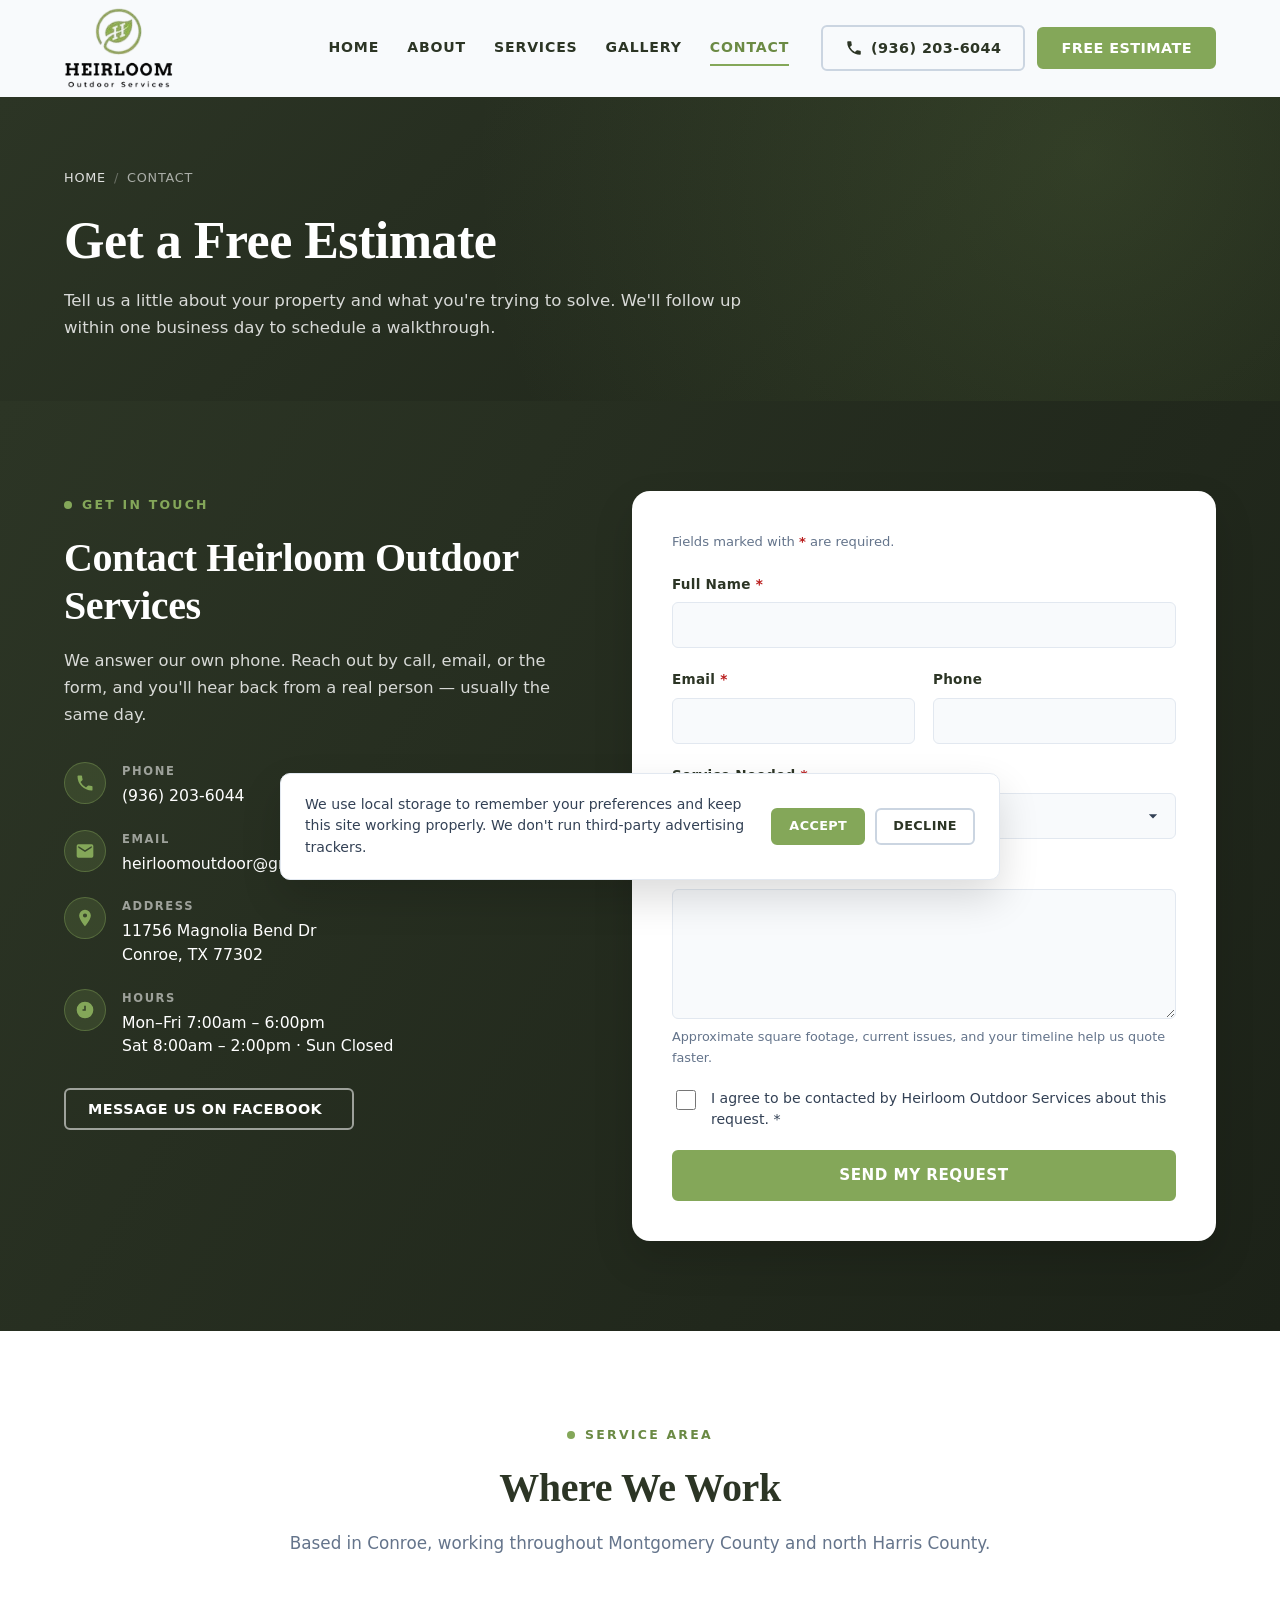
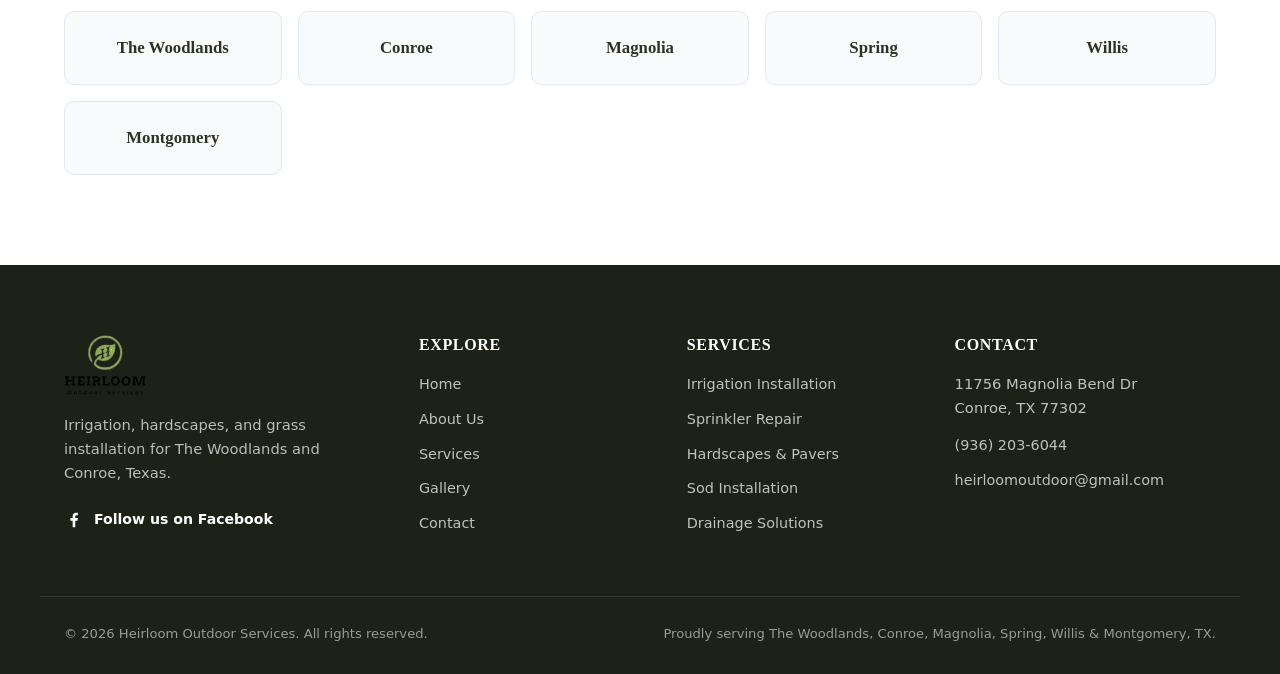
<file: HeirloomOutdoor/contact.html>
<!-- ============================================================
     contact.html — Contact + Form
     ============================================================ -->
<!DOCTYPE html>
<html lang="en">
<head>
  <meta charset="utf-8" />
  <meta name="viewport" content="width=device-width, initial-scale=1" />
  <meta http-equiv="Content-Security-Policy"
        content="default-src 'self'; base-uri 'self'; object-src 'none'; frame-ancestors 'none'; frame-src 'none'; form-action 'self'; img-src 'self' data:; font-src 'self' https://fonts.gstatic.com; style-src 'self' 'unsafe-inline' https://fonts.googleapis.com; script-src 'self' 'unsafe-inline'; connect-src 'self'; upgrade-insecure-requests" />
  <meta name="referrer" content="strict-origin-when-cross-origin" />
  <meta name="theme-color" content="#2C3525" />

  <title>Contact Heirloom Outdoor Services | The Woodlands, TX Landscaping</title>
  <meta name="description"
        content="Request a free landscaping estimate in The Woodlands &amp; Conroe, TX. Call (936) 203-6044 or send us a message — irrigation, hardscapes, and sod." />
  <meta name="robots" content="index, follow" />
  <link rel="canonical" href="https://heirloomoutdoorservices.com/contact.html" />

  <meta property="og:type" content="website" />
  <meta property="og:title" content="Contact Heirloom Outdoor Services" />
  <meta property="og:description" content="Free on-site estimates in The Woodlands and Conroe, TX. Call (936) 203-6044." />
  <meta property="og:url" content="https://heirloomoutdoorservices.com/contact.html" />
  <meta property="og:image" content="https://heirloomoutdoorservices.com/assets/images/branding/og-share.jpg" />
  <meta name="twitter:card" content="summary_large_image" />

  <link rel="icon" type="image/png" href="assets/images/branding/favicon.png" sizes="32x32" />
  <link rel="preconnect" href="https://fonts.googleapis.com" />
  <link rel="preconnect" href="https://fonts.gstatic.com" crossorigin />
  <link rel="stylesheet" href="https://fonts.googleapis.com/css2?family=Montserrat:wght@400;500;600;700&family=Roboto+Slab:wght@400;600;700;800&display=swap" />
  <link rel="stylesheet" href="css/style.css" />
  <script src="js/main.js" defer></script>
</head>

<body data-page="contact">
  <a class="skip-link" href="#main-content">Skip to main content</a>

  <header class="site-header" id="site-header">
    <div class="container header__inner">
      <a class="brand" href="index.html" aria-label="Heirloom Outdoor Services — home">
        <img class="brand__logo" src="assets/images/branding/logo.png" alt="Heirloom Outdoor Services logo" width="200" height="110" />
      </a>
      <nav class="nav" id="primary-navigation" aria-label="Primary">
        <ul class="nav__list">
          <li><a class="nav__link" href="index.html">Home</a></li>
          <li><a class="nav__link" href="about.html">About</a></li>
          <li><a class="nav__link" href="services.html">Services</a></li>
          <li><a class="nav__link" href="gallery.html">Gallery</a></li>
          <li><a class="nav__link is-active" aria-current="page" href="contact.html">Contact</a></li>
        </ul>
        <div class="nav__actions">
          <a class="btn btn--ghost nav__phone" href="tel:+19362036044">
            <svg class="icon" viewBox="0 0 24 24" aria-hidden="true" focusable="false"><path d="M6.6 10.8a15.1 15.1 0 0 0 6.6 6.6l2.2-2.2a1 1 0 0 1 1-.24 11.4 11.4 0 0 0 3.6.58 1 1 0 0 1 1 1V20a1 1 0 0 1-1 1A17 17 0 0 1 3 4a1 1 0 0 1 1-1h3.5a1 1 0 0 1 1 1 11.4 11.4 0 0 0 .58 3.6 1 1 0 0 1-.25 1z"/></svg>
            (936) 203-6044
          </a>
          <a class="btn btn--primary" href="#contact-form">Free Estimate</a>
        </div>
      </nav>
      <button class="nav-toggle" type="button" id="nav-toggle" aria-label="Open navigation menu" aria-expanded="false" aria-controls="primary-navigation">
        <span class="nav-toggle__bar" aria-hidden="true"></span>
        <span class="nav-toggle__bar" aria-hidden="true"></span>
        <span class="nav-toggle__bar" aria-hidden="true"></span>
      </button>
    </div>
  </header>
  <div class="nav-scrim" id="nav-scrim" hidden></div>

  <main id="main-content">

    <section class="page-hero" aria-labelledby="page-title">
      <div class="container">
        <nav class="breadcrumbs" aria-label="Breadcrumb">
          <ol>
            <li><a href="index.html">Home</a></li>
            <li aria-current="page">Contact</li>
          </ol>
        </nav>
        <h1 class="page-hero__title" id="page-title">Get a Free Estimate</h1>
        <p class="page-hero__lede">
          Tell us a little about your property and what you're trying to solve.
          We'll follow up within one business day to schedule a walkthrough.
        </p>
      </div>
    </section>

    <section class="section section--contact" aria-labelledby="contact-title">
      <div class="container contact__grid">

        <div class="contact__intro reveal">
          <p class="eyebrow eyebrow--light"><span class="eyebrow__dot" aria-hidden="true"></span>Get In Touch</p>
          <h2 class="section__title section__title--light" id="contact-title">Contact Heirloom Outdoor Services</h2>
          <p class="contact__lede">
            We answer our own phone. Reach out by call, email, or the form, and
            you'll hear back from a real person — usually the same day.
          </p>

          <ul class="contact__details">
            <li class="contact__detail">
              <span class="contact__detail-icon" aria-hidden="true">
                <svg viewBox="0 0 24 24" focusable="false"><path d="M6.6 10.8a15.1 15.1 0 0 0 6.6 6.6l2.2-2.2a1 1 0 0 1 1-.24 11.4 11.4 0 0 0 3.6.58 1 1 0 0 1 1 1V20a1 1 0 0 1-1 1A17 17 0 0 1 3 4a1 1 0 0 1 1-1h3.5a1 1 0 0 1 1 1 11.4 11.4 0 0 0 .58 3.6 1 1 0 0 1-.25 1z"/></svg>
              </span>
              <span class="contact__detail-body">
                <span class="contact__detail-label">Phone</span>
                <a class="contact__detail-value" href="tel:+19362036044">(936) 203-6044</a>
              </span>
            </li>
            <li class="contact__detail">
              <span class="contact__detail-icon" aria-hidden="true">
                <svg viewBox="0 0 24 24" focusable="false"><path d="M20 4H4a2 2 0 0 0-2 2v12a2 2 0 0 0 2 2h16a2 2 0 0 0 2-2V6a2 2 0 0 0-2-2m0 4.2-8 5-8-5V6l8 5 8-5z"/></svg>
              </span>
              <span class="contact__detail-body">
                <span class="contact__detail-label">Email</span>
                <a class="contact__detail-value" href="mailto:heirloomoutdoor@gmail.com">heirloomoutdoor@gmail.com</a>
              </span>
            </li>
            <li class="contact__detail">
              <span class="contact__detail-icon" aria-hidden="true">
                <svg viewBox="0 0 24 24" focusable="false"><path d="M12 2a7 7 0 0 0-7 7c0 5.2 7 13 7 13s7-7.8 7-13a7 7 0 0 0-7-7m0 9.5A2.5 2.5 0 1 1 14.5 9 2.5 2.5 0 0 1 12 11.5"/></svg>
              </span>
              <span class="contact__detail-body">
                <span class="contact__detail-label">Address</span>
                <address class="contact__detail-value contact__detail-value--address">
                  11756 Magnolia Bend Dr<br />Conroe, TX 77302
                </address>
              </span>
            </li>
            <li class="contact__detail">
              <span class="contact__detail-icon" aria-hidden="true">
                <svg viewBox="0 0 24 24" focusable="false"><path d="M12 2a10 10 0 1 0 10 10A10 10 0 0 0 12 2m1 11h-4v-2h2V7h2z"/></svg>
              </span>
              <span class="contact__detail-body">
                <span class="contact__detail-label">Hours</span>
                <span class="contact__detail-value">
                  Mon–Fri 7:00am – 6:00pm<br />
                  Sat 8:00am – 2:00pm · Sun Closed
                </span>
              </span>
            </li>
          </ul>

          <a class="btn btn--outline-light" href="https://www.facebook.com/HeirloomoutdoorServices/" target="_blank" rel="noopener noreferrer">
            Message us on Facebook<span class="visually-hidden"> (opens in a new tab)</span>
          </a>
        </div>

        <div class="contact__form-wrap reveal" id="contact-form">
          <form class="contact-form" id="contact-form-el" novalidate>
            <p class="contact-form__required-note">
              Fields marked with <span aria-hidden="true">*</span>
              <span class="visually-hidden">an asterisk</span> are required.
            </p>

            <!-- Honeypot -->
            <div class="hp-field" aria-hidden="true">
              <label for="website">Website (leave this field empty)</label>
              <input type="text" id="website" name="website" style="display:none;" tabindex="-1" autocomplete="off" />
            </div>

            <div class="form-field">
              <label class="form-label" for="full-name">Full Name <span class="req" aria-hidden="true">*</span></label>
              <input class="form-input" type="text" id="full-name" name="fullName" autocomplete="name" required aria-required="true" aria-describedby="full-name-error" maxlength="80" />
              <p class="form-error" id="full-name-error" role="alert"></p>
            </div>

            <div class="form-row">
              <div class="form-field">
                <label class="form-label" for="email">Email <span class="req" aria-hidden="true">*</span></label>
                <input class="form-input" type="email" id="email" name="email" autocomplete="email" required aria-required="true" aria-describedby="email-error" maxlength="120" />
                <p class="form-error" id="email-error" role="alert"></p>
              </div>
              <div class="form-field">
                <label class="form-label" for="phone">Phone</label>
                <input class="form-input" type="tel" id="phone" name="phone" autocomplete="tel" aria-describedby="phone-error" maxlength="20" />
                <p class="form-error" id="phone-error" role="alert"></p>
              </div>
            </div>

            <div class="form-field">
              <label class="form-label" for="service">Service Needed <span class="req" aria-hidden="true">*</span></label>
              <select class="form-input form-select" id="service" name="service" required aria-required="true" aria-describedby="service-error">
                <option value="">Please choose a service…</option>
                <option value="Irrigation Installation">Irrigation Installation</option>
                <option value="Sprinkler Repair">Sprinkler Repair</option>
                <option value="Hardscapes &amp; Pavers">Hardscapes &amp; Pavers</option>
                <option value="Grass &amp; Sod Installation">Grass &amp; Sod Installation</option>
                <option value="Landscape Beds &amp; Design">Landscape Beds &amp; Design</option>
                <option value="Drainage Solutions">Drainage Solutions</option>
                <option value="Something Else">Something Else</option>
              </select>
              <p class="form-error" id="service-error" role="alert"></p>
            </div>

            <div class="form-field">
              <label class="form-label" for="message">Project Details <span class="req" aria-hidden="true">*</span></label>
              <textarea class="form-input form-textarea" id="message" name="message" rows="5" required aria-required="true" aria-describedby="message-error message-hint" maxlength="1200"></textarea>
              <p class="form-hint" id="message-hint">Approximate square footage, current issues, and your timeline help us quote faster.</p>
              <p class="form-error" id="message-error" role="alert"></p>
            </div>

            <div class="form-field form-field--checkbox">
              <input class="form-checkbox" type="checkbox" id="consent" name="consent" required aria-required="true" aria-describedby="consent-error" />
              <label class="form-checkbox-label" for="consent">
                I agree to be contacted by Heirloom Outdoor Services about this request.
                <span class="req" aria-hidden="true">*</span>
              </label>
              <p class="form-error" id="consent-error" role="alert"></p>
            </div>

            <button class="btn btn--primary btn--lg btn--block" type="submit" id="submit-button">Send My Request</button>
            <p class="contact-form__status" id="form-status" role="status" aria-live="polite"></p>
          </form>
        </div>
      </div>
    </section>

    <section class="section section--alt" aria-labelledby="service-area-title">
      <div class="container">
        <header class="section__head reveal">
          <p class="eyebrow"><span class="eyebrow__dot" aria-hidden="true"></span>Service Area</p>
          <h2 class="section__title" id="service-area-title">Where We Work</h2>
          <p class="section__lede">Based in Conroe, working throughout Montgomery County and north Harris County.</p>
        </header>
        <ul class="area-list">
          <li class="area-list__item reveal">The Woodlands</li>
          <li class="area-list__item reveal">Conroe</li>
          <li class="area-list__item reveal">Magnolia</li>
          <li class="area-list__item reveal">Spring</li>
          <li class="area-list__item reveal">Willis</li>
          <li class="area-list__item reveal">Montgomery</li>
        </ul>
      </div>
    </section>

  </main>

  <footer class="site-footer">
    <div class="container footer__grid">
      <div class="footer__brand">
        <img class="footer__logo" src="assets/images/branding/logo.png" alt="Heirloom Outdoor Services logo" width="200" height="110" loading="lazy" />
        <p class="footer__tagline">Irrigation, hardscapes, and grass installation for The Woodlands and Conroe, Texas.</p>
        <a class="footer__social" href="https://www.facebook.com/HeirloomoutdoorServices/" target="_blank" rel="noopener noreferrer" aria-label="Heirloom Outdoor Services on Facebook (opens in a new tab)">
          <svg viewBox="0 0 24 24" aria-hidden="true" focusable="false"><path d="M13.5 22v-8h2.7l.4-3.1h-3.1V8.9c0-.9.25-1.5 1.55-1.5h1.65V4.6A22 22 0 0 0 14.4 4.5c-2.4 0-4 1.45-4 4.1v2.3H7.7V14h2.7v8z"/></svg>
          <span>Follow us on Facebook</span>
        </a>
      </div>
      <nav class="footer__col" aria-label="Footer navigation">
        <h3 class="footer__heading">Explore</h3>
        <ul class="footer__list">
          <li><a href="index.html">Home</a></li>
          <li><a href="about.html">About Us</a></li>
          <li><a href="services.html">Services</a></li>
          <li><a href="gallery.html">Gallery</a></li>
          <li><a href="contact.html">Contact</a></li>
        </ul>
      </nav>
      <div class="footer__col">
        <h3 class="footer__heading">Services</h3>
        <ul class="footer__list">
          <li><a href="services.html">Irrigation Installation</a></li>
          <li><a href="services.html">Sprinkler Repair</a></li>
          <li><a href="services.html">Hardscapes &amp; Pavers</a></li>
          <li><a href="services.html">Sod Installation</a></li>
          <li><a href="services.html">Drainage Solutions</a></li>
        </ul>
      </div>
      <div class="footer__col">
        <h3 class="footer__heading">Contact</h3>
        <address class="footer__address">11756 Magnolia Bend Dr<br />Conroe, TX 77302</address>
        <ul class="footer__list">
          <li><a href="tel:+19362036044">(936) 203-6044</a></li>
          <li><a href="mailto:heirloomoutdoor@gmail.com">heirloomoutdoor@gmail.com</a></li>
        </ul>
      </div>
    </div>
    <div class="container footer__bottom">
      <p class="footer__copy">&copy; <span class="js-year">2025</span> Heirloom Outdoor Services. All rights reserved.</p>
      <p class="footer__location">Proudly serving The Woodlands, Conroe, Magnolia, Spring, Willis &amp; Montgomery, TX.</p>
    </div>
  </footer>

  <button class="back-to-top" type="button" id="back-to-top" aria-label="Back to top" hidden>
    <svg viewBox="0 0 24 24" aria-hidden="true" focusable="false"><path d="M12 4 4 12l1.4 1.4L11 7.8V20h2V7.8l5.6 5.6L20 12z"/></svg>
  </button>

  <div class="cookie-banner" id="cookie-banner" role="region" aria-label="Cookie consent" hidden>
    <div class="cookie-banner__inner">
      <p class="cookie-banner__text">We use local storage to remember your preferences and keep this site working properly. We don't run third-party advertising trackers.</p>
      <div class="cookie-banner__actions">
        <button class="btn btn--primary btn--sm" type="button" id="cookie-accept">Accept</button>
        <button class="btn btn--ghost btn--sm" type="button" id="cookie-decline">Decline</button>
      </div>
    </div>
  </div>
</body>
</html>
</file>
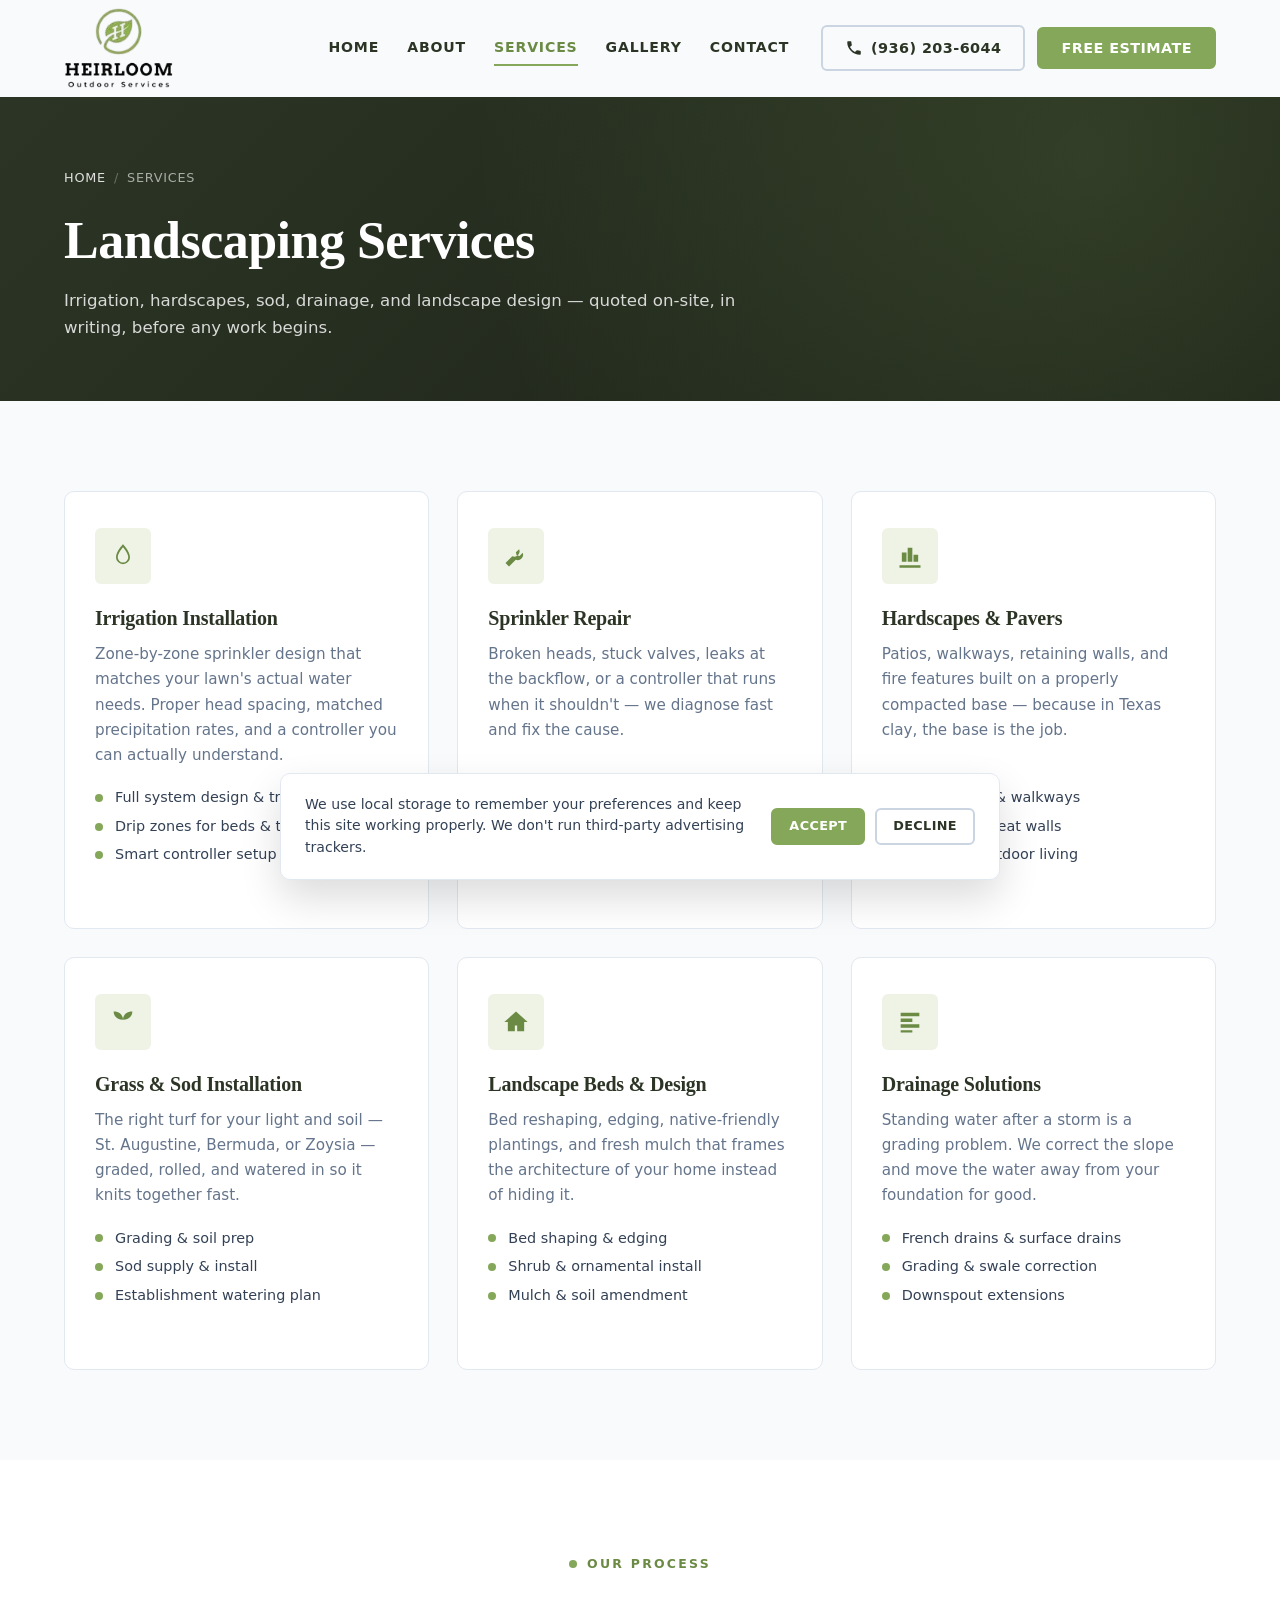
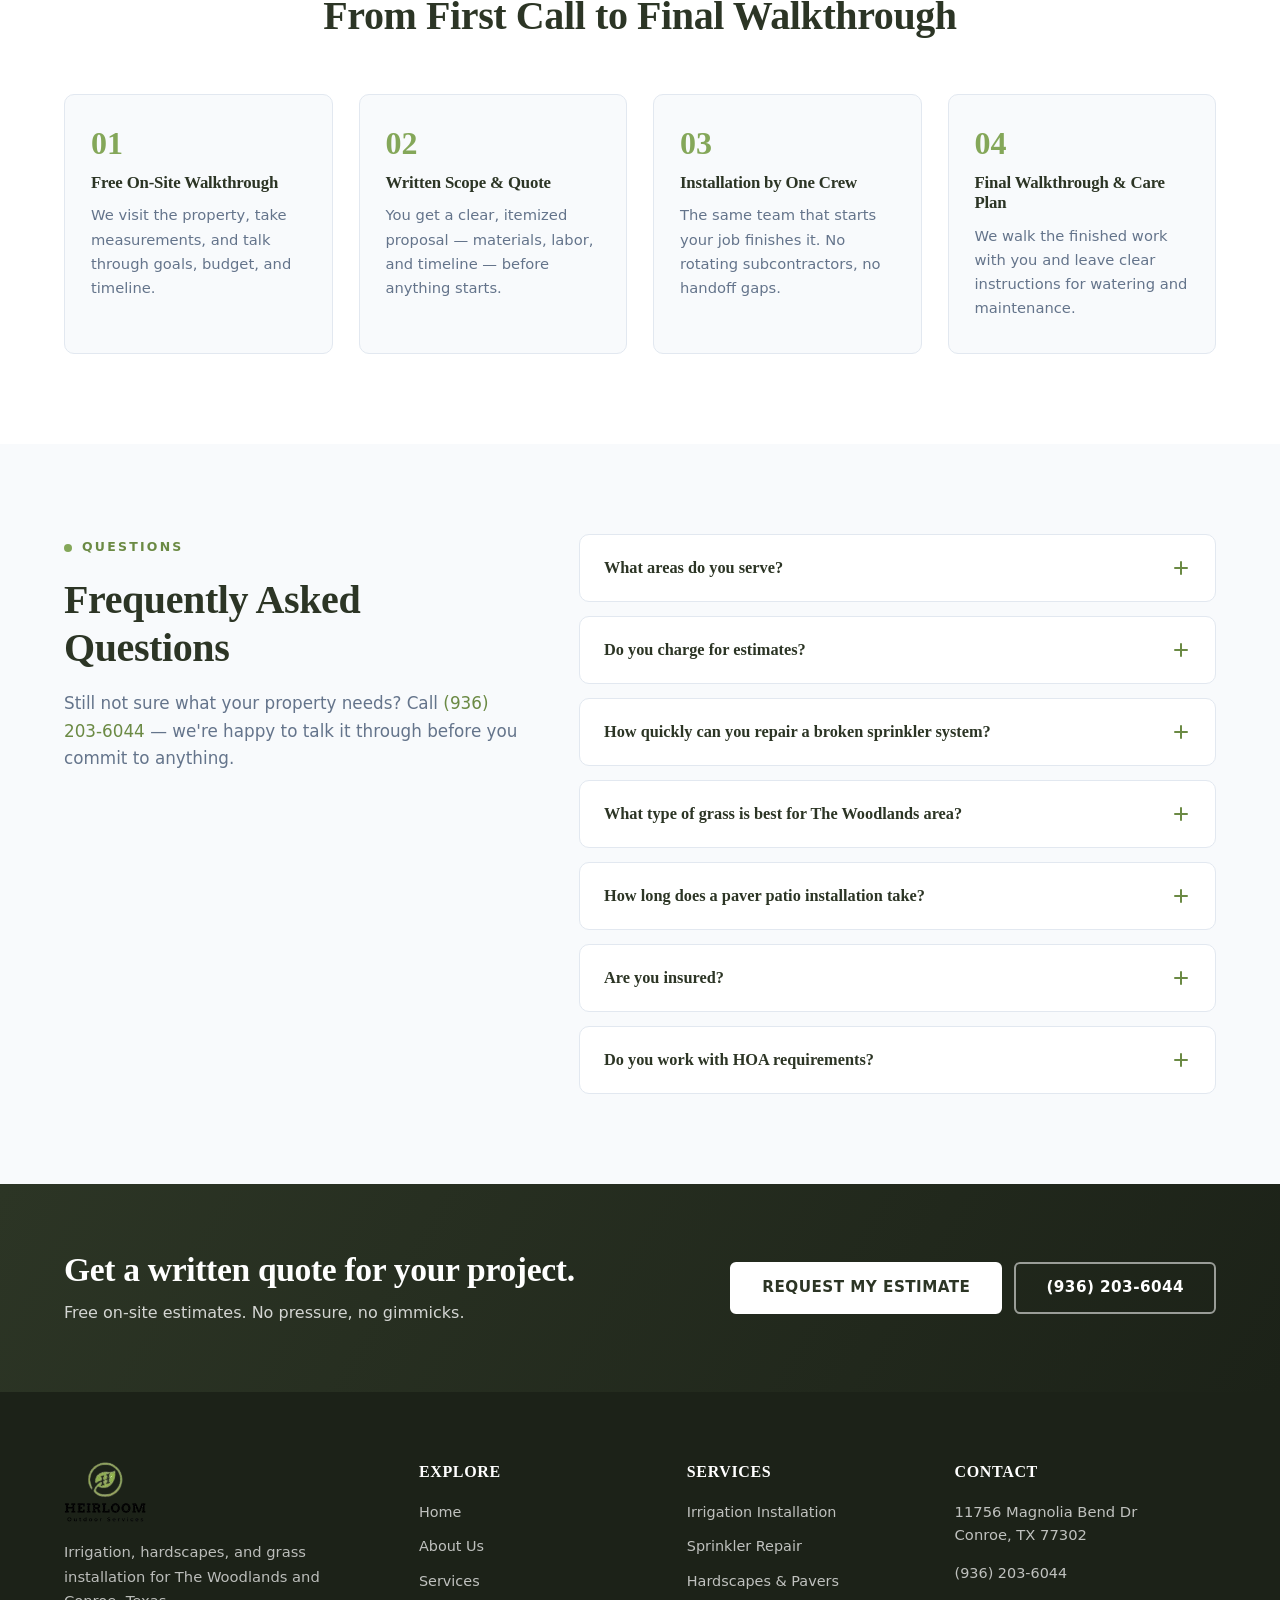
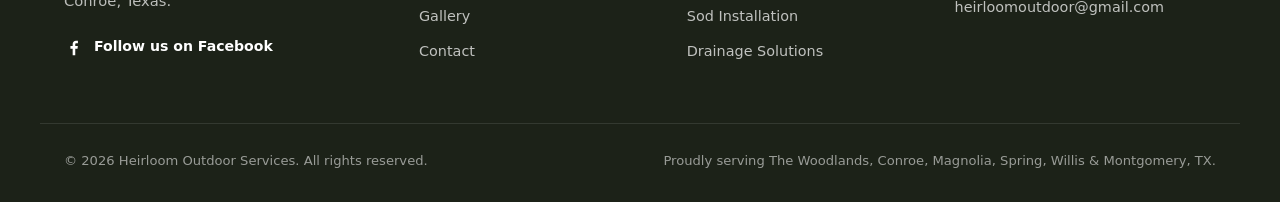
<file: HeirloomOutdoor/services.html>
<!-- ============================================================
     services.html — Services + FAQ
     ============================================================ -->
<!DOCTYPE html>
<html lang="en">
<head>
  <meta charset="utf-8" />
  <meta name="viewport" content="width=device-width, initial-scale=1" />
  <meta http-equiv="Content-Security-Policy"
        content="default-src 'self'; base-uri 'self'; object-src 'none'; frame-ancestors 'none'; frame-src 'none'; form-action 'self'; img-src 'self' data:; font-src 'self' https://fonts.gstatic.com; style-src 'self' 'unsafe-inline' https://fonts.googleapis.com; script-src 'self' 'unsafe-inline'; connect-src 'self'; upgrade-insecure-requests" />
  <meta name="referrer" content="strict-origin-when-cross-origin" />
  <meta name="theme-color" content="#2C3525" />

  <title>Landscaping Services in The Woodlands, TX | Heirloom Outdoor</title>
  <meta name="description"
        content="Irrigation installation, sprinkler repair, hardscapes, pavers, sod, and drainage in The Woodlands &amp; Conroe, TX. Free on-site estimates — (936) 203-6044." />
  <meta name="robots" content="index, follow" />
  <link rel="canonical" href="https://heirloomoutdoorservices.com/services.html" />

  <meta property="og:type" content="website" />
  <meta property="og:title" content="Landscaping Services in The Woodlands, TX | Heirloom Outdoor" />
  <meta property="og:description" content="Irrigation, sprinkler repair, hardscapes, pavers, sod, and drainage in The Woodlands &amp; Conroe, TX." />
  <meta property="og:url" content="https://heirloomoutdoorservices.com/services.html" />
  <meta property="og:image" content="https://heirloomoutdoorservices.com/assets/images/branding/og-share.jpg" />
  <meta name="twitter:card" content="summary_large_image" />

  <link rel="icon" type="image/png" href="assets/images/branding/favicon.png" sizes="32x32" />
  <link rel="preconnect" href="https://fonts.googleapis.com" />
  <link rel="preconnect" href="https://fonts.gstatic.com" crossorigin />
  <link rel="stylesheet" href="https://fonts.googleapis.com/css2?family=Montserrat:wght@400;500;600;700&family=Roboto+Slab:wght@400;600;700;800&display=swap" />
  <link rel="stylesheet" href="css/style.css" />
  <script src="js/main.js" defer></script>
</head>

<body data-page="services">
  <a class="skip-link" href="#main-content">Skip to main content</a>

  <header class="site-header" id="site-header">
    <div class="container header__inner">
      <a class="brand" href="index.html" aria-label="Heirloom Outdoor Services — home">
        <img class="brand__logo" src="assets/images/branding/logo.png" alt="Heirloom Outdoor Services logo" width="200" height="110" />
      </a>
      <nav class="nav" id="primary-navigation" aria-label="Primary">
        <ul class="nav__list">
          <li><a class="nav__link" href="index.html">Home</a></li>
          <li><a class="nav__link" href="about.html">About</a></li>
          <li><a class="nav__link is-active" aria-current="page" href="services.html">Services</a></li>
          <li><a class="nav__link" href="gallery.html">Gallery</a></li>
          <li><a class="nav__link" href="contact.html">Contact</a></li>
        </ul>
        <div class="nav__actions">
          <a class="btn btn--ghost nav__phone" href="tel:+19362036044">
            <svg class="icon" viewBox="0 0 24 24" aria-hidden="true" focusable="false"><path d="M6.6 10.8a15.1 15.1 0 0 0 6.6 6.6l2.2-2.2a1 1 0 0 1 1-.24 11.4 11.4 0 0 0 3.6.58 1 1 0 0 1 1 1V20a1 1 0 0 1-1 1A17 17 0 0 1 3 4a1 1 0 0 1 1-1h3.5a1 1 0 0 1 1 1 11.4 11.4 0 0 0 .58 3.6 1 1 0 0 1-.25 1z"/></svg>
            (936) 203-6044
          </a>
          <a class="btn btn--primary" href="contact.html">Free Estimate</a>
        </div>
      </nav>
      <button class="nav-toggle" type="button" id="nav-toggle" aria-label="Open navigation menu" aria-expanded="false" aria-controls="primary-navigation">
        <span class="nav-toggle__bar" aria-hidden="true"></span>
        <span class="nav-toggle__bar" aria-hidden="true"></span>
        <span class="nav-toggle__bar" aria-hidden="true"></span>
      </button>
    </div>
  </header>
  <div class="nav-scrim" id="nav-scrim" hidden></div>

  <main id="main-content">

    <section class="page-hero" aria-labelledby="page-title">
      <div class="container">
        <nav class="breadcrumbs" aria-label="Breadcrumb">
          <ol>
            <li><a href="index.html">Home</a></li>
            <li aria-current="page">Services</li>
          </ol>
        </nav>
        <h1 class="page-hero__title" id="page-title">Landscaping Services</h1>
        <p class="page-hero__lede">
          Irrigation, hardscapes, sod, drainage, and landscape design — quoted
          on-site, in writing, before any work begins.
        </p>
      </div>
    </section>

    <!-- ===================== SERVICE GRID ==================== -->
    <section class="section" aria-labelledby="all-services">
      <div class="container">
        <h2 class="visually-hidden" id="all-services">All services</h2>

        <div class="services__grid">
          <article class="service-card reveal">
            <div class="service-card__icon" aria-hidden="true">
              <svg viewBox="0 0 24 24" focusable="false"><path d="M12 2s6 6.3 6 11a6 6 0 0 1-12 0c0-4.7 6-11 6-11m0 15.5A4.5 4.5 0 0 0 16.5 13c0-2.7-2.6-6.3-4.5-8.6C10.1 6.7 7.5 10.3 7.5 13A4.5 4.5 0 0 0 12 17.5"/></svg>
            </div>
            <h3 class="service-card__title">Irrigation Installation</h3>
            <p class="service-card__text">
              Zone-by-zone sprinkler design that matches your lawn's actual water
              needs. Proper head spacing, matched precipitation rates, and a
              controller you can actually understand.
            </p>
            <ul class="service-card__list">
              <li>Full system design &amp; trenching</li>
              <li>Drip zones for beds &amp; trees</li>
              <li>Smart controller setup</li>
            </ul>
          </article>

          <article class="service-card reveal">
            <div class="service-card__icon" aria-hidden="true">
              <svg viewBox="0 0 24 24" focusable="false"><path d="M14.7 6.3a4.5 4.5 0 0 1-5.9 5.9L3 18l3 3 5.8-5.8a4.5 4.5 0 0 0 5.9-5.9l-2.6 2.6-2.6-.6-.6-2.6z"/></svg>
            </div>
            <h3 class="service-card__title">Sprinkler Repair</h3>
            <p class="service-card__text">
              Broken heads, stuck valves, leaks at the backflow, or a controller
              that runs when it shouldn't — we diagnose fast and fix the cause.
            </p>
            <ul class="service-card__list">
              <li>Valve &amp; solenoid replacement</li>
              <li>Head &amp; nozzle repair</li>
              <li>Leak detection &amp; pressure tuning</li>
            </ul>
          </article>

          <article class="service-card reveal">
            <div class="service-card__icon" aria-hidden="true">
              <svg viewBox="0 0 24 24" focusable="false"><path d="M3 20h18v2H3zm2-3h4V9H5zm5 0h4V5h-4zm5 0h4v-6h-4z"/></svg>
            </div>
            <h3 class="service-card__title">Hardscapes &amp; Pavers</h3>
            <p class="service-card__text">
              Patios, walkways, retaining walls, and fire features built on a
              properly compacted base — because in Texas clay, the base is the job.
            </p>
            <ul class="service-card__list">
              <li>Paver patios &amp; walkways</li>
              <li>Retaining &amp; seat walls</li>
              <li>Fire pits &amp; outdoor living</li>
            </ul>
          </article>

          <article class="service-card reveal">
            <div class="service-card__icon" aria-hidden="true">
              <svg viewBox="0 0 24 24" focusable="false"><path d="M12 22V10m0 0c0-4 3-7 8-7 0 4-3 7-8 7m0 0C12 6 9 3 4 3c0 4 3 7 8 7"/></svg>
            </div>
            <h3 class="service-card__title">Grass &amp; Sod Installation</h3>
            <p class="service-card__text">
              The right turf for your light and soil — St. Augustine, Bermuda, or
              Zoysia — graded, rolled, and watered in so it knits together fast.
            </p>
            <ul class="service-card__list">
              <li>Grading &amp; soil prep</li>
              <li>Sod supply &amp; install</li>
              <li>Establishment watering plan</li>
            </ul>
          </article>

          <article class="service-card reveal">
            <div class="service-card__icon" aria-hidden="true">
              <svg viewBox="0 0 24 24" focusable="false"><path d="M12 3 2 12h3v8h6v-5h2v5h6v-8h3z"/></svg>
            </div>
            <h3 class="service-card__title">Landscape Beds &amp; Design</h3>
            <p class="service-card__text">
              Bed reshaping, edging, native-friendly plantings, and fresh mulch
              that frames the architecture of your home instead of hiding it.
            </p>
            <ul class="service-card__list">
              <li>Bed shaping &amp; edging</li>
              <li>Shrub &amp; ornamental install</li>
              <li>Mulch &amp; soil amendment</li>
            </ul>
          </article>

          <article class="service-card reveal">
            <div class="service-card__icon" aria-hidden="true">
              <svg viewBox="0 0 24 24" focusable="false"><path d="M4 4h16v3H4zm0 5h10v3H4zm0 5h16v3H4zm0 5h10v2H4z"/></svg>
            </div>
            <h3 class="service-card__title">Drainage Solutions</h3>
            <p class="service-card__text">
              Standing water after a storm is a grading problem. We correct the
              slope and move the water away from your foundation for good.
            </p>
            <ul class="service-card__list">
              <li>French drains &amp; surface drains</li>
              <li>Grading &amp; swale correction</li>
              <li>Downspout extensions</li>
            </ul>
          </article>
        </div>
      </div>
    </section>

    <!-- ===================== PROCESS ===================== -->
    <section class="section section--alt" aria-labelledby="process-title">
      <div class="container">
        <header class="section__head reveal">
          <p class="eyebrow"><span class="eyebrow__dot" aria-hidden="true"></span>Our Process</p>
          <h2 class="section__title" id="process-title">From First Call to Final Walkthrough</h2>
        </header>

        <ol class="process__list">
          <li class="process__step reveal">
            <span class="process__number">01</span>
            <h3 class="process__title">Free On-Site Walkthrough</h3>
            <p class="process__text">We visit the property, take measurements, and talk through goals, budget, and timeline.</p>
          </li>
          <li class="process__step reveal">
            <span class="process__number">02</span>
            <h3 class="process__title">Written Scope &amp; Quote</h3>
            <p class="process__text">You get a clear, itemized proposal — materials, labor, and timeline — before anything starts.</p>
          </li>
          <li class="process__step reveal">
            <span class="process__number">03</span>
            <h3 class="process__title">Installation by One Crew</h3>
            <p class="process__text">The same team that starts your job finishes it. No rotating subcontractors, no handoff gaps.</p>
          </li>
          <li class="process__step reveal">
            <span class="process__number">04</span>
            <h3 class="process__title">Final Walkthrough &amp; Care Plan</h3>
            <p class="process__text">We walk the finished work with you and leave clear instructions for watering and maintenance.</p>
          </li>
        </ol>
      </div>
    </section>

    <!-- ======================= FAQ ======================= -->
    <section class="section" aria-labelledby="faq-title">
      <div class="container faq__grid">
        <div class="faq__intro reveal">
          <p class="eyebrow"><span class="eyebrow__dot" aria-hidden="true"></span>Questions</p>
          <h2 class="section__title" id="faq-title">Frequently Asked Questions</h2>
          <p class="section__lede">
            Still not sure what your property needs? Call
            <a href="tel:+19362036044">(936) 203-6044</a> — we're happy to talk it
            through before you commit to anything.
          </p>
        </div>

        <div class="faq__list" id="faq-list">
          <div class="faq-item">
            <h3 class="faq-item__heading">
              <button class="faq-item__trigger" type="button" id="faq-trigger-1" aria-expanded="false" aria-controls="faq-panel-1">
                <span class="faq-item__question">What areas do you serve?</span>
                <span class="faq-item__icon" aria-hidden="true"></span>
              </button>
            </h3>
            <div class="faq-item__panel" id="faq-panel-1" role="region" aria-labelledby="faq-trigger-1" hidden>
              <p>We're based in Conroe and work throughout The Woodlands, Conroe, Magnolia, Spring, Willis, and Montgomery. If you're just outside that radius, call us — we can usually make it work.</p>
            </div>
          </div>

          <div class="faq-item">
            <h3 class="faq-item__heading">
              <button class="faq-item__trigger" type="button" id="faq-trigger-2" aria-expanded="false" aria-controls="faq-panel-2">
                <span class="faq-item__question">Do you charge for estimates?</span>
                <span class="faq-item__icon" aria-hidden="true"></span>
              </button>
            </h3>
            <div class="faq-item__panel" id="faq-panel-2" role="region" aria-labelledby="faq-trigger-2" hidden>
              <p>No. On-site estimates are free across our service area. We walk the property with you, take measurements, and give you a written scope and price before any work begins.</p>
            </div>
          </div>

          <div class="faq-item">
            <h3 class="faq-item__heading">
              <button class="faq-item__trigger" type="button" id="faq-trigger-3" aria-expanded="false" aria-controls="faq-panel-3">
                <span class="faq-item__question">How quickly can you repair a broken sprinkler system?</span>
                <span class="faq-item__icon" aria-hidden="true"></span>
              </button>
            </h3>
            <div class="faq-item__panel" id="faq-panel-3" role="region" aria-labelledby="faq-trigger-3" hidden>
              <p>Most repair calls are scheduled within a few business days, and urgent issues like a mainline break or a system stuck running are prioritized. Call us directly at (936) 203-6044 for the fastest response.</p>
            </div>
          </div>

          <div class="faq-item">
            <h3 class="faq-item__heading">
              <button class="faq-item__trigger" type="button" id="faq-trigger-4" aria-expanded="false" aria-controls="faq-panel-4">
                <span class="faq-item__question">What type of grass is best for The Woodlands area?</span>
                <span class="faq-item__icon" aria-hidden="true"></span>
              </button>
            </h3>
            <div class="faq-item__panel" id="faq-panel-4" role="region" aria-labelledby="faq-trigger-4" hidden>
              <p>It depends on your shade. St. Augustine handles the heavy pine shade common in The Woodlands, Bermuda thrives in full sun, and Zoysia is a good middle ground. We'll recommend based on your actual sun exposure and irrigation coverage.</p>
            </div>
          </div>

          <div class="faq-item">
            <h3 class="faq-item__heading">
              <button class="faq-item__trigger" type="button" id="faq-trigger-5" aria-expanded="false" aria-controls="faq-panel-5">
                <span class="faq-item__question">How long does a paver patio installation take?</span>
                <span class="faq-item__icon" aria-hidden="true"></span>
              </button>
            </h3>
            <div class="faq-item__panel" id="faq-panel-5" role="region" aria-labelledby="faq-trigger-5" hidden>
              <p>A typical residential patio runs three to seven working days, depending on square footage, access, and how much base excavation is required. We give you a realistic timeline in the written estimate.</p>
            </div>
          </div>

          <div class="faq-item">
            <h3 class="faq-item__heading">
              <button class="faq-item__trigger" type="button" id="faq-trigger-6" aria-expanded="false" aria-controls="faq-panel-6">
                <span class="faq-item__question">Are you insured?</span>
                <span class="faq-item__icon" aria-hidden="true"></span>
              </button>
            </h3>
            <div class="faq-item__panel" id="faq-panel-6" role="region" aria-labelledby="faq-trigger-6" hidden>
              <p>Yes. Heirloom Outdoor Services is fully insured. If you need a certificate of insurance for an HOA or property manager, just ask and we'll send it over.</p>
            </div>
          </div>

          <div class="faq-item">
            <h3 class="faq-item__heading">
              <button class="faq-item__trigger" type="button" id="faq-trigger-7" aria-expanded="false" aria-controls="faq-panel-7">
                <span class="faq-item__question">Do you work with HOA requirements?</span>
                <span class="faq-item__icon" aria-hidden="true"></span>
              </button>
            </h3>
            <div class="faq-item__panel" id="faq-panel-7" role="region" aria-labelledby="faq-trigger-7" hidden>
              <p>Constantly. The Woodlands and surrounding communities have a lot of HOA guidelines around fencing, plant selection, and hardscape materials. We'll help you stay inside the rules from the start.</p>
            </div>
          </div>
        </div>
      </div>
    </section>

    <section class="cta-banner" aria-labelledby="services-cta">
      <div class="container cta-banner__inner">
        <div class="cta-banner__text">
          <h2 class="cta-banner__title" id="services-cta">Get a written quote for your project.</h2>
          <p class="cta-banner__lede">Free on-site estimates. No pressure, no gimmicks.</p>
        </div>
        <div class="cta-banner__actions">
          <a class="btn btn--light btn--lg" href="contact.html">Request My Estimate</a>
          <a class="btn btn--outline-light btn--lg" href="tel:+19362036044">(936) 203-6044</a>
        </div>
      </div>
    </section>

  </main>

  <footer class="site-footer">
    <div class="container footer__grid">
      <div class="footer__brand">
        <img class="footer__logo" src="assets/images/branding/logo.png" alt="Heirloom Outdoor Services logo" width="200" height="110" loading="lazy" />
        <p class="footer__tagline">Irrigation, hardscapes, and grass installation for The Woodlands and Conroe, Texas.</p>
        <a class="footer__social" href="https://www.facebook.com/HeirloomoutdoorServices/" target="_blank" rel="noopener noreferrer" aria-label="Heirloom Outdoor Services on Facebook (opens in a new tab)">
          <svg viewBox="0 0 24 24" aria-hidden="true" focusable="false"><path d="M13.5 22v-8h2.7l.4-3.1h-3.1V8.9c0-.9.25-1.5 1.55-1.5h1.65V4.6A22 22 0 0 0 14.4 4.5c-2.4 0-4 1.45-4 4.1v2.3H7.7V14h2.7v8z"/></svg>
          <span>Follow us on Facebook</span>
        </a>
      </div>
      <nav class="footer__col" aria-label="Footer navigation">
        <h3 class="footer__heading">Explore</h3>
        <ul class="footer__list">
          <li><a href="index.html">Home</a></li>
          <li><a href="about.html">About Us</a></li>
          <li><a href="services.html">Services</a></li>
          <li><a href="gallery.html">Gallery</a></li>
          <li><a href="contact.html">Contact</a></li>
        </ul>
      </nav>
      <div class="footer__col">
        <h3 class="footer__heading">Services</h3>
        <ul class="footer__list">
          <li><a href="services.html">Irrigation Installation</a></li>
          <li><a href="services.html">Sprinkler Repair</a></li>
          <li><a href="services.html">Hardscapes &amp; Pavers</a></li>
          <li><a href="services.html">Sod Installation</a></li>
          <li><a href="services.html">Drainage Solutions</a></li>
        </ul>
      </div>
      <div class="footer__col">
        <h3 class="footer__heading">Contact</h3>
        <address class="footer__address">11756 Magnolia Bend Dr<br />Conroe, TX 77302</address>
        <ul class="footer__list">
          <li><a href="tel:+19362036044">(936) 203-6044</a></li>
          <li><a href="mailto:heirloomoutdoor@gmail.com">heirloomoutdoor@gmail.com</a></li>
        </ul>
      </div>
    </div>
    <div class="container footer__bottom">
      <p class="footer__copy">&copy; <span class="js-year">2025</span> Heirloom Outdoor Services. All rights reserved.</p>
      <p class="footer__location">Proudly serving The Woodlands, Conroe, Magnolia, Spring, Willis &amp; Montgomery, TX.</p>
    </div>
  </footer>

  <button class="back-to-top" type="button" id="back-to-top" aria-label="Back to top" hidden>
    <svg viewBox="0 0 24 24" aria-hidden="true" focusable="false"><path d="M12 4 4 12l1.4 1.4L11 7.8V20h2V7.8l5.6 5.6L20 12z"/></svg>
  </button>

  <div class="cookie-banner" id="cookie-banner" role="region" aria-label="Cookie consent" hidden>
    <div class="cookie-banner__inner">
      <p class="cookie-banner__text">We use local storage to remember your preferences and keep this site working properly. We don't run third-party advertising trackers.</p>
      <div class="cookie-banner__actions">
        <button class="btn btn--primary btn--sm" type="button" id="cookie-accept">Accept</button>
        <button class="btn btn--ghost btn--sm" type="button" id="cookie-decline">Decline</button>
      </div>
    </div>
  </div>
</body>
</html>
</file>
<file: HeirloomOutdoor/css/style.css>
/* ============================================================
   css/style.css — Heirloom Outdoor Services
   Shared across all pages
   ============================================================ */

/* ===================== 1. DESIGN TOKENS ===================== */
:root {
  /* Palette */
  --sage:        #84A759;
  --sage-dark:   #6b8a44;
  --sage-soft:   #eef3e6;
  --pine:        #2C3525;
  --pine-deep:   #1c2218;
  --black:       #000000;
  --off-white:   #F8FAFC;
  --white:       #ffffff;
  --slate:       #334155;
  --slate-mid:   #64748b;
  --slate-light: #cbd5e1;
  --border:      #e2e8f0;
  --danger:      #b91c1c;
  --success:     #15803d;

  /* Typography */
  --font-head: 'Roboto Slab', Georgia, 'Times New Roman', serif;
  --font-body: 'Montserrat', system-ui, -apple-system, 'Segoe UI', Roboto, sans-serif;

  /* Layout */
  --container: 1200px;
  --header-h: 96px;
  --radius-sm: 6px;
  --radius: 10px;
  --radius-lg: 18px;

  /* Elevation */
  --shadow-sm: 0 1px 2px rgba(0,0,0,.05), 0 1px 3px rgba(0,0,0,.06);
  --shadow-md: 0 6px 16px rgba(0,0,0,.08);
  --shadow-lg: 0 18px 40px rgba(0,0,0,.14);

  /* Motion */
  --t: 200ms cubic-bezier(.4,0,.2,1);
  --t-slow: 400ms cubic-bezier(.4,0,.2,1);
}

/* ===================== 2. RESET ===================== */
*,
*::before,
*::after { box-sizing: border-box; }

html {
  -webkit-text-size-adjust: 100%;
  scroll-behavior: smooth;
  scroll-padding-top: calc(var(--header-h) + 16px);
}

body {
  margin: 0;
  font-family: var(--font-body);
  font-size: 16px;
  line-height: 1.65;
  color: var(--slate);
  background-color: var(--off-white);
  -webkit-font-smoothing: antialiased;
  -moz-osx-font-smoothing: grayscale;
  overflow-x: hidden;
}

body.is-locked { overflow: hidden; }

h1, h2, h3, h4, h5, h6 {
  font-family: var(--font-head);
  color: var(--pine);
  line-height: 1.2;
  margin: 0 0 .6em;
  font-weight: 700;
  letter-spacing: -0.01em;
}

p { margin: 0 0 1em; }
p:last-child { margin-bottom: 0; }

a { color: var(--sage-dark); text-decoration: none; transition: color var(--t); }
a:hover { color: var(--pine); }

img, svg, video { display: block; max-width: 100%; height: auto; }
img { border-style: none; }

ul, ol { margin: 0 0 1em; padding-left: 1.25em; }
li { margin-bottom: .35em; }

button { font-family: inherit; font-size: inherit; cursor: pointer; }

address { font-style: normal; }

/* ===================== 3. UTILITIES ===================== */
.container {
  width: 100%;
  max-width: var(--container);
  margin-inline: auto;
  padding-inline: 24px;
}

.visually-hidden {
  position: absolute !important;
  width: 1px; height: 1px;
  padding: 0; margin: -1px;
  overflow: hidden; clip: rect(0 0 0 0);
  white-space: nowrap; border: 0;
}

.skip-link {
  position: absolute;
  top: -100px; left: 16px;
  z-index: 9999;
  background: var(--pine);
  color: #fff;
  padding: 12px 20px;
  border-radius: var(--radius-sm);
  font-weight: 600;
  transition: top var(--t);
}
.skip-link:focus { top: 16px; color: #fff; outline: 3px solid var(--sage); }

.u-accent { color: var(--sage); }

:focus-visible {
  outline: 3px solid var(--sage);
  outline-offset: 2px;
  border-radius: 2px;
}

.icon { width: 18px; height: 18px; fill: currentColor; flex-shrink: 0; }

/* ===================== 4. BUTTONS ===================== */
.btn {
  display: inline-flex;
  align-items: center;
  justify-content: center;
  gap: 8px;
  padding: 12px 22px;
  border: 2px solid transparent;
  border-radius: var(--radius-sm);
  font-family: var(--font-body);
  font-size: .9rem;
  font-weight: 600;
  letter-spacing: .03em;
  text-transform: uppercase;
  line-height: 1;
  text-align: center;
  white-space: nowrap;
  cursor: pointer;
  transition: background-color var(--t), color var(--t), border-color var(--t), transform var(--t), box-shadow var(--t);
}
.btn:active { transform: translateY(1px); }

.btn--primary {
  background: var(--sage);
  color: #fff;
  border-color: var(--sage);
}
.btn--primary:hover {
  background: var(--sage-dark);
  border-color: var(--sage-dark);
  color: #fff;
  box-shadow: 0 6px 18px rgba(132,167,89,.35);
}

.btn--ghost {
  background: transparent;
  color: var(--pine);
  border-color: var(--slate-light);
}
.btn--ghost:hover {
  border-color: var(--pine);
  color: var(--pine);
  background: var(--sage-soft);
}

.btn--light {
  background: #fff;
  color: var(--pine);
  border-color: #fff;
}
.btn--light:hover {
  background: var(--sage);
  border-color: var(--sage);
  color: #fff;
}

.btn--outline-light {
  background: transparent;
  color: #fff;
  border-color: rgba(255,255,255,.55);
}
.btn--outline-light:hover {
  background: #fff;
  border-color: #fff;
  color: var(--pine);
}

.btn--lg { padding: 16px 30px; font-size: .95rem; }
.btn--sm { padding: 10px 16px; font-size: .8rem; }
.btn--block { width: 100%; }

/* ===================== 5. HEADER ===================== */
.site-header {
  position: sticky;
  top: 0;
  z-index: 1000;
  background: rgba(248,250,252,.92);
  backdrop-filter: saturate(160%) blur(10px);
  -webkit-backdrop-filter: saturate(160%) blur(10px);
  border-bottom: 1px solid transparent;
  transition: background-color var(--t), border-color var(--t), box-shadow var(--t);
}
.site-header.is-scrolled {
  background: #fff;
  border-bottom-color: var(--border);
  box-shadow: var(--shadow-sm);
}

.header__inner {
  display: flex;
  align-items: center;
  justify-content: space-between;
  gap: 24px;
  min-height: var(--header-h);
}

.brand { display: flex; align-items: center; flex-shrink: 0; }
.brand__logo {
  width: auto;
  height: 80px;
  transition: height var(--t);
}
.site-header.is-scrolled .brand__logo { height: 50px; }

/* Nav */
.nav { display: flex; align-items: center; gap: 32px; }

.nav__list {
  display: flex;
  align-items: center;
  gap: 28px;
  list-style: none;
  margin: 0; padding: 0;
}
.nav__list li { margin: 0; }

.nav__link {
  position: relative;
  display: inline-block;
  padding: 8px 0;
  color: var(--pine);
  font-size: .88rem;
  font-weight: 600;
  letter-spacing: .06em;
  text-transform: uppercase;
}
.nav__link::after {
  content: "";
  position: absolute;
  left: 0; bottom: 2px;
  width: 0; height: 2px;
  background: var(--sage);
  transition: width var(--t);
}
.nav__link:hover::after,
.nav__link.is-active::after { width: 100%; }
.nav__link.is-active { color: var(--sage-dark); }

.nav__actions { display: flex; align-items: center; gap: 12px; }

/* Mobile toggle */
.nav-toggle {
  display: none;
  position: relative;
  width: 46px; height: 46px;
  background: transparent;
  border: 1px solid var(--border);
  border-radius: var(--radius-sm);
  padding: 0;
}
.nav-toggle__bar {
  position: absolute;
  left: 50%; top: 50%;
  width: 22px; height: 2px;
  margin-left: -11px;
  background: var(--pine);
  border-radius: 2px;
  transition: transform var(--t), opacity var(--t), top var(--t);
}
.nav-toggle__bar:nth-child(1) { top: calc(50% - 7px); }
.nav-toggle__bar:nth-child(2) { top: 50%; }
.nav-toggle__bar:nth-child(3) { top: calc(50% + 7px); }

.nav-toggle[aria-expanded="true"] .nav-toggle__bar:nth-child(1) { top: 50%; transform: rotate(45deg); }
.nav-toggle[aria-expanded="true"] .nav-toggle__bar:nth-child(2) { opacity: 0; }
.nav-toggle[aria-expanded="true"] .nav-toggle__bar:nth-child(3) { top: 50%; transform: rotate(-45deg); }

.nav-scrim {
  position: fixed;
  inset: 0;
  z-index: 900;
  background: rgba(0,0,0,.5);
  opacity: 0;
  transition: opacity var(--t);
}
.nav-scrim.is-visible { opacity: 1; }

/* ===================== 6. HERO ===================== */
.hero {
  position: relative;
  overflow: hidden;
  background: var(--pine); /* fallback colour while video loads */
  display: flex;
  align-items: center;
  min-height: min(88vh, 760px);
  padding: 100px 0 80px;
  color: #fff;
}

.hero__media {
  position: absolute;
  inset: 0;
  z-index: 0;
  overflow: hidden;
}

.hero__video {
  position: absolute;
  inset: 0;
  width: 100%;
  height: 100%;
  object-fit: cover;
  object-position: center 40%;
  pointer-events: none;
}

.hero__overlay {
  position: absolute;
  inset: 0;
  background:
    linear-gradient(
      120deg,
      rgba(28, 34, 24, .94) 0%,
      rgba(44, 53, 37, .80) 45%,
      rgba(0, 0, 0, .72) 100%
    ),
    radial-gradient(
      ellipse at 25% 45%,
      rgba(0, 0, 0, .35) 0%,
      transparent 65%
    );
}

.hero__content {
  position: relative;
  z-index: 2;
  max-width: 780px;
}

/* Pause / Play toggle */
.hero__video-toggle {
  position: absolute;
  right: 24px;
  bottom: 24px;
  z-index: 3;
  display: inline-flex;
  align-items: center;
  justify-content: center;
  width: 44px;
  height: 44px;
  padding: 0;
  border: 1px solid rgba(255, 255, 255, .35);
  border-radius: 50%;
  background: rgba(0, 0, 0, .35);
  backdrop-filter: blur(6px);
  -webkit-backdrop-filter: blur(6px);
  color: #fff;
  cursor: pointer;
  transition: background-color var(--t), border-color var(--t), transform var(--t);
}

/* ---- Eyebrow labels (used across all pages) ---- */
.eyebrow {
  display: inline-flex;
  align-items: center;
  gap: 10px;
  margin: 0 0 18px;
  font-size: .78rem;
  font-weight: 700;
  letter-spacing: .18em;
  text-transform: uppercase;
  color: var(--sage-dark);
}
.eyebrow--light { color: var(--sage); }
.eyebrow__dot {
  width: 8px;
  height: 8px;
  border-radius: 50%;
  background: var(--sage);
  flex-shrink: 0;
}

/* ---- Hero content typography ---- */
.hero__title {
  font-size: clamp(2.25rem, 5.5vw, 4rem);
  font-weight: 800;
  color: #fff;
  margin-bottom: 22px;
  line-height: 1.08;
}
.hero__lede {
  font-size: clamp(1rem, 1.4vw, 1.15rem);
  color: rgba(255,255,255,.88);
  max-width: 620px;
  margin-bottom: 34px;
}

.hero__actions {
  display: flex;
  flex-wrap: wrap;
  gap: 14px;
  margin-bottom: 44px;
}

.hero__trust {
  display: flex;
  flex-wrap: wrap;
  gap: 14px 30px;
  list-style: none;
  margin: 0;
  padding: 0;
  padding-top: 26px;
  border-top: 1px solid rgba(255,255,255,.18);
}
.hero__trust-item {
  display: inline-flex;
  align-items: center;
  gap: 9px;
  font-size: .85rem;
  font-weight: 600;
  letter-spacing: .04em;
  color: rgba(255,255,255,.9);
  margin: 0;
}
.hero__trust-item .icon { fill: var(--sage); }

.hero__video-toggle:hover {
  background: var(--sage);
  border-color: var(--sage);
}
.hero__video-toggle:active { transform: scale(.94); }
.hero__video-toggle[hidden] { display: none; }

.hero__video-icon { width: 18px; height: 18px; fill: currentColor; }
.hero__video-icon--play { display: none; }
.hero__video-toggle[aria-pressed="true"] .hero__video-icon--pause { display: none; }
.hero__video-toggle[aria-pressed="true"] .hero__video-icon--play  { display: block; }

/* Reduced motion: hide video, show poster as a static image */
@media (prefers-reduced-motion: reduce) {
  .hero__video { display: none; }
  .hero__media {
    background-image: url('../assets/images/hero/hero-poster.jpg');
    background-size: cover;
    background-position: center 40%;
  }
}

/* Mobile focal point */
@media (max-width: 820px) {
  .hero { min-height: auto; padding: 80px 0 60px; }
  .hero__video { object-position: 60% center; }
  .hero__video-toggle { right: 16px; bottom: 16px; width: 40px; height: 40px; }
  .hero__actions { flex-direction: column; align-items: stretch; }
  .hero__actions .btn { width: 100%; }
  .hero__trust { flex-direction: column; gap: 14px; }
}

/* ===================== 7. PAGE HERO (inner pages) ===================== */
.page-hero {
  position: relative;
  padding: 70px 0 60px;
  background: linear-gradient(135deg, var(--pine) 0%, var(--pine-deep) 100%);
  color: #fff;
}
.page-hero::after {
  content: "";
  position: absolute;
  inset: 0;
  background-image: radial-gradient(circle at 85% 20%, rgba(132,167,89,.18) 0%, transparent 55%);
  pointer-events: none;
}
.page-hero .container { position: relative; z-index: 2; }

.breadcrumbs { margin-bottom: 22px; }
.breadcrumbs ol {
  display: flex; flex-wrap: wrap; gap: 8px;
  list-style: none; margin: 0; padding: 0;
  font-size: .8rem; letter-spacing: .06em; text-transform: uppercase;
}
.breadcrumbs li { margin: 0; color: rgba(255,255,255,.6); }
.breadcrumbs li + li::before { content: "/"; margin-right: 8px; color: rgba(255,255,255,.3); }
.breadcrumbs a { color: rgba(255,255,255,.85); }
.breadcrumbs a:hover { color: var(--sage); }

.page-hero__title {
  font-size: clamp(2rem, 4.5vw, 3.25rem);
  color: #fff;
  margin-bottom: 14px;
}
.page-hero__lede {
  font-size: clamp(1rem, 1.3vw, 1.12rem);
  color: rgba(255,255,255,.82);
  max-width: 680px;
  margin: 0;
}

/* ===================== 8. SECTIONS ===================== */
.section { padding: 90px 0; }
.section--alt { background: #fff; }
.section--alt + .section { background: var(--off-white); }

.section__head {
  max-width: 720px;
  margin: 0 auto 54px;
  text-align: center;
}
.section__title {
  font-size: clamp(1.75rem, 3.2vw, 2.5rem);
  margin-bottom: 18px;
}
.section__title--light { color: #fff; }
.section__lede {
  font-size: 1.05rem;
  color: var(--slate-mid);
  margin-bottom: 0;
}
.section__foot { margin-top: 46px; text-align: center; }

/* ===================== 9. TRUST BAR ===================== */
.trust-bar {
  background: var(--pine);
  color: #fff;
  padding: 0;
}
.trust-bar__grid {
  display: grid;
  grid-template-columns: repeat(4, 1fr);
  gap: 0;
}
.trust-bar__item {
  display: flex;
  flex-direction: column;
  gap: 2px;
  padding: 26px 24px;
  border-right: 1px solid rgba(255,255,255,.1);
  text-align: center;
}
.trust-bar__item:last-child { border-right: 0; }
.trust-bar__label {
  font-size: .72rem;
  letter-spacing: .18em;
  text-transform: uppercase;
  color: var(--sage);
  font-weight: 700;
}
.trust-bar__value {
  font-family: var(--font-head);
  font-size: 1.05rem;
  font-weight: 600;
  color: #fff;
}

/* ===================== 10. SERVICE CARDS ===================== */
.services__grid {
  display: grid;
  grid-template-columns: repeat(auto-fit, minmax(300px, 1fr));
  gap: 28px;
}
.services__grid--three { grid-template-columns: repeat(3, 1fr); }

.service-card {
  display: flex;
  flex-direction: column;
  padding: 36px 30px;
  background: #fff;
  border: 1px solid var(--border);
  border-radius: var(--radius);
  transition: transform var(--t), box-shadow var(--t), border-color var(--t);
}
.service-card:hover {
  transform: translateY(-4px);
  border-color: var(--sage);
  box-shadow: var(--shadow-md);
}

.service-card__icon {
  display: inline-flex;
  align-items: center;
  justify-content: center;
  width: 56px; height: 56px;
  margin-bottom: 22px;
  border-radius: var(--radius-sm);
  background: var(--sage-soft);
  color: var(--sage-dark);
}
.service-card__icon svg {
  width: 28px; height: 28px;
  fill: currentColor;
}

.service-card__title {
  font-size: 1.25rem;
  margin-bottom: 12px;
}
.service-card__text {
  font-size: .95rem;
  color: var(--slate-mid);
  margin-bottom: 18px;
  flex-grow: 1;
}
.service-card__list {
  list-style: none;
  padding: 0;
  margin: 0 0 20px;
  font-size: .9rem;
}
.service-card__list li {
  position: relative;
  padding-left: 20px;
  color: var(--slate);
}
.service-card__list li::before {
  content: "";
  position: absolute;
  left: 0; top: .55em;
  width: 8px; height: 8px;
  border-radius: 50%;
  background: var(--sage);
}
.service-card__link {
  align-self: flex-start;
  font-weight: 600;
  font-size: .88rem;
  letter-spacing: .04em;
  text-transform: uppercase;
  color: var(--sage-dark);
}
.service-card__link:hover { color: var(--pine); }

/* ===================== 11. ABOUT ===================== */
.about__grid {
  display: grid;
  grid-template-columns: 1fr 1.1fr;
  gap: 70px;
  align-items: center;
}
.about__media { position: relative; }
.about__image {
  width: 100%;
  border-radius: var(--radius);
  box-shadow: var(--shadow-lg);
  object-fit: cover;
}
.about__badge {
  position: absolute;
  right: -18px; bottom: 30px;
  max-width: 220px;
  background: var(--pine);
  color: #fff;
  padding: 22px;
  border-radius: var(--radius);
  box-shadow: var(--shadow-lg);
}
.about__badge-number {
  display: block;
  font-family: var(--font-head);
  font-size: 1.8rem;
  font-weight: 800;
  color: var(--sage);
  margin-bottom: 6px;
}
.about__badge-text {
  font-size: .82rem;
  line-height: 1.5;
  color: rgba(255,255,255,.85);
}
.about__body p { color: var(--slate); }
.about__body .btn { margin-top: 22px; }

.about__stats {
  display: grid;
  grid-template-columns: repeat(3, 1fr);
  gap: 20px;
  list-style: none;
  padding: 0;
  margin: 28px 0 0;
  padding-top: 26px;
  border-top: 1px solid var(--border);
}
.about__stat { margin: 0; }
.about__stat-label {
  display: block;
  font-size: .72rem;
  letter-spacing: .14em;
  text-transform: uppercase;
  color: var(--slate-mid);
  margin-bottom: 4px;
}
.about__stat-value {
  font-family: var(--font-head);
  font-weight: 700;
  color: var(--pine);
  font-size: 1rem;
}

/* ===================== 12. VALUES ===================== */
.values__grid {
  display: grid;
  grid-template-columns: repeat(auto-fit, minmax(260px, 1fr));
  gap: 26px;
}
.value-card {
  padding: 32px 26px;
  background: var(--off-white);
  border: 1px solid var(--border);
  border-radius: var(--radius);
  transition: transform var(--t), box-shadow var(--t);
}
.value-card:hover { transform: translateY(-3px); box-shadow: var(--shadow-md); }
.value-card__icon {
  display: inline-flex;
  align-items: center;
  justify-content: center;
  width: 48px; height: 48px;
  border-radius: 50%;
  background: var(--sage);
  color: #fff;
  margin-bottom: 18px;
}
.value-card__icon svg { width: 24px; height: 24px; fill: currentColor; }
.value-card__title { font-size: 1.1rem; margin-bottom: 10px; }
.value-card__text { font-size: .92rem; color: var(--slate-mid); margin: 0; }

/* ===================== 12.2 CREDENTIALS ===================== */
.credentials__icon {
  width: 48px;
  height: 48px;
  flex-shrink: 0;
  display: inline-block;
  vertical-align: middle;
}
.credentials__icon svg {
  width: 100%;
  height: 100%;
  display: block;
}
.credentials__grid {
  display: grid;
  grid-template-columns: repeat(auto-fit, minmax(180px, 1fr));
  gap: 24px;
}

.credentials__item {
  display: flex;
  flex-direction: column;
  align-items: center;
  text-align: center;
  gap: 12px;
}

.credentials__icon {
  width: 40px;
  height: 40px;
}

.credentials__label {
  font-size: 0.95rem;
  font-weight: 600;
  margin: 0;
}

.credentials__detail {
  font-size: 0.85rem;
  color: #6b7280;
  margin: 0;
}
/* ===================== 13. PROCESS ===================== */
.process__list {
  display: grid;
  grid-template-columns: repeat(auto-fit, minmax(240px, 1fr));
  gap: 26px;
  list-style: none;
  padding: 0;
  margin: 0;
  counter-reset: process;
}
.process__step {
  margin: 0;
  padding: 32px 26px;
  background: var(--off-white);
  border: 1px solid var(--border);
  border-radius: var(--radius);
  position: relative;
}
.process__number {
  display: block;
  font-family: var(--font-head);
  font-size: 2rem;
  font-weight: 800;
  color: var(--sage);
  line-height: 1;
  margin-bottom: 14px;
}
.process__title { font-size: 1.05rem; margin-bottom: 10px; }
.process__text { font-size: .92rem; color: var(--slate-mid); margin: 0; }

/* ===================== 14. STATS BAND ===================== */
.stats-band {
  background: var(--sage);
  color: #fff;
  padding: 56px 0;
}
.stats-band__grid {
  display: grid;
  grid-template-columns: repeat(4, 1fr);
  gap: 24px;
  text-align: center;
}
.stat { display: flex; flex-direction: column; gap: 6px; }
.stat__value {
  font-family: var(--font-head);
  font-size: clamp(1.8rem, 3.5vw, 2.6rem);
  font-weight: 800;
  color: #fff;
  line-height: 1;
}
.stat__label {
  font-size: .78rem;
  letter-spacing: .14em;
  text-transform: uppercase;
  font-weight: 600;
  color: rgba(255,255,255,.9);
}

/* ===================== 15. CTA BANNER ===================== */
.cta-banner {
  background: linear-gradient(120deg, var(--pine) 0%, var(--pine-deep) 100%);
  color: #fff;
  padding: 66px 0;
}
.cta-banner__inner {
  display: flex;
  align-items: center;
  justify-content: space-between;
  gap: 36px;
  flex-wrap: wrap;
}
.cta-banner__text { flex: 1 1 400px; }
.cta-banner__title {
  color: #fff;
  font-size: clamp(1.5rem, 2.8vw, 2.1rem);
  margin-bottom: 10px;
}
.cta-banner__lede {
  color: rgba(255,255,255,.8);
  margin: 0;
  font-size: 1rem;
}
.cta-banner__actions {
  display: flex;
  flex-wrap: wrap;
  gap: 12px;
  flex-shrink: 0;
}

/* ===================== 16. REVIEWS ===================== */
.reviews__grid {
  display: grid;
  grid-template-columns: repeat(auto-fit, minmax(290px, 1fr));
  gap: 26px;
}
.review-card {
  display: flex;
  flex-direction: column;
  padding: 32px 28px;
  background: #fff;
  border: 1px solid var(--border);
  border-radius: var(--radius);
  transition: transform var(--t), box-shadow var(--t);
}
.review-card:hover { transform: translateY(-3px); box-shadow: var(--shadow-md); }
.review-card__stars {
  color: #f59e0b;
  font-size: 1.1rem;
  letter-spacing: 3px;
  margin-bottom: 16px;
}
.review-card__quote { margin: 0 0 22px; flex-grow: 1; }
.review-card__quote p {
  font-size: .96rem;
  color: var(--slate);
  font-style: italic;
  margin: 0;
}
.review-card__footer {
  display: flex;
  flex-direction: column;
  gap: 2px;
  padding-top: 18px;
  border-top: 1px solid var(--border);
}
.review-card__name {
  font-family: var(--font-head);
  font-weight: 700;
  color: var(--pine);
  font-size: .98rem;
}
.review-card__meta { font-size: .82rem; color: var(--slate-mid); }

/* ===================== 17. GALLERY ===================== */
.gallery__grid {
  display: grid;
  grid-template-columns: repeat(auto-fill, minmax(280px, 1fr));
  gap: 20px;
  list-style: none;
  padding: 0;
  margin: 0;
}
.gallery__item { margin: 0; }

.gallery__button {
  position: relative;
  display: block;
  width: 100%;
  padding: 0;
  border: 0;
  border-radius: var(--radius);
  overflow: hidden;
  background: var(--pine);
  cursor: pointer;
  transition: transform var(--t), box-shadow var(--t);
}
.gallery__button:hover { transform: translateY(-3px); box-shadow: var(--shadow-lg); }
.gallery__button img {
  width: 100%;
  aspect-ratio: 4 / 3;
  object-fit: cover;
  transition: transform var(--t-slow), opacity var(--t);
}
.gallery__button:hover img { transform: scale(1.05); opacity: .85; }

.gallery__caption {
  position: absolute;
  left: 0; right: 0; bottom: 0;
  padding: 22px 18px 16px;
  background: linear-gradient(to top, rgba(28,34,24,.92), transparent);
  color: #fff;
  font-size: .85rem;
  font-weight: 600;
  letter-spacing: .04em;
  text-align: left;
}

/* Lightbox */
.lightbox {
  position: fixed;
  inset: 0;
  z-index: 2000;
  display: flex;
  align-items: center;
  justify-content: center;
  padding: 24px;
}
.lightbox[hidden] { display: none; }
.lightbox__backdrop {
  position: absolute;
  inset: 0;
  background: rgba(0,0,0,.9);
  backdrop-filter: blur(3px);
}
.lightbox__content {
  position: relative;
  z-index: 2;
  max-width: 1100px;
  width: 100%;
  display: flex;
  flex-direction: column;
  align-items: center;
  gap: 16px;
}
.lightbox__image {
  max-height: 78vh;
  width: auto;
  max-width: 100%;
  border-radius: var(--radius);
  box-shadow: var(--shadow-lg);
  background: #111;
}
.lightbox__caption {
  color: #fff;
  font-size: .92rem;
  text-align: center;
  margin: 0;
}
.lightbox__close,
.lightbox__nav {
  position: absolute;
  z-index: 3;
  display: inline-flex;
  align-items: center;
  justify-content: center;
  width: 48px; height: 48px;
  border: 1px solid rgba(255,255,255,.3);
  border-radius: 50%;
  background: rgba(0,0,0,.45);
  color: #fff;
  padding: 0;
  transition: background-color var(--t), border-color var(--t);
}
.lightbox__close { top: 24px; right: 24px; }
.lightbox__close svg,
.lightbox__nav svg { width: 22px; height: 22px; fill: currentColor; }
.lightbox__close:hover,
.lightbox__nav:hover { background: var(--sage); border-color: var(--sage); }

.lightbox__nav--prev { left: 24px; top: 50%; margin-top: -24px; }
.lightbox__nav--next { right: 24px; top: 50%; margin-top: -24px; }

/* ===================== 18. FAQ ===================== */
.faq__grid {
  display: grid;
  grid-template-columns: 1fr 1.4fr;
  gap: 60px;
  align-items: start;
}
.faq__intro { position: sticky; top: calc(var(--header-h) + 24px); }

.faq__list {
  display: flex;
  flex-direction: column;
  gap: 14px;
}
.faq-item {
  background: #fff;
  border: 1px solid var(--border);
  border-radius: var(--radius);
  overflow: hidden;
  transition: border-color var(--t), box-shadow var(--t);
}
.faq-item.is-open {
  border-color: var(--sage);
  box-shadow: var(--shadow-sm);
}
.faq-item__heading { margin: 0; }
.faq-item__trigger {
  display: flex;
  align-items: center;
  justify-content: space-between;
  gap: 18px;
  width: 100%;
  padding: 22px 24px;
  background: transparent;
  border: 0;
  text-align: left;
  color: var(--pine);
  font-family: var(--font-head);
  font-size: 1.02rem;
  font-weight: 600;
  line-height: 1.35;
  transition: background-color var(--t);
}
.faq-item__trigger:hover { background: var(--sage-soft); }
.faq-item__question { flex: 1; }
.faq-item__icon {
  position: relative;
  flex-shrink: 0;
  width: 20px; height: 20px;
}
.faq-item__icon::before,
.faq-item__icon::after {
  content: "";
  position: absolute;
  left: 50%; top: 50%;
  background: var(--sage-dark);
  border-radius: 2px;
  transition: transform var(--t), opacity var(--t);
}
.faq-item__icon::before { width: 14px; height: 2px; transform: translate(-50%, -50%); }
.faq-item__icon::after { width: 2px; height: 14px; transform: translate(-50%, -50%); }
.faq-item.is-open .faq-item__icon::after { transform: translate(-50%, -50%) rotate(90deg); opacity: 0; }

.faq-item__panel { padding: 0 24px 24px; }
.faq-item__panel p {
  margin: 0;
  color: var(--slate-mid);
  font-size: .95rem;
}

/* ===================== 19. CONTACT ===================== */
.section--contact {
  background: linear-gradient(120deg, var(--pine) 0%, var(--pine-deep) 100%);
  color: #fff;
  padding: 90px 0;
}
.contact__grid {
  display: grid;
  grid-template-columns: 1fr 1.15fr;
  gap: 60px;
  align-items: start;
}
.contact__lede {
  color: rgba(255,255,255,.82);
  font-size: 1.02rem;
  margin-bottom: 34px;
}
.contact__details {
  list-style: none;
  padding: 0;
  margin: 0 0 30px;
  display: flex;
  flex-direction: column;
  gap: 22px;
}
.contact__detail {
  display: flex;
  gap: 16px;
  align-items: flex-start;
  margin: 0;
}
.contact__detail-icon {
  display: inline-flex;
  align-items: center;
  justify-content: center;
  flex-shrink: 0;
  width: 42px; height: 42px;
  border-radius: 50%;
  background: rgba(132,167,89,.18);
  border: 1px solid rgba(132,167,89,.4);
  color: var(--sage);
}
.contact__detail-icon svg { width: 20px; height: 20px; fill: currentColor; }
.contact__detail-body { display: flex; flex-direction: column; gap: 3px; }
.contact__detail-label {
  font-size: .72rem;
  letter-spacing: .14em;
  text-transform: uppercase;
  color: rgba(255,255,255,.55);
  font-weight: 600;
}
.contact__detail-value {
  color: #fff;
  font-weight: 500;
  font-size: .98rem;
  line-height: 1.5;
}
a.contact__detail-value:hover { color: var(--sage); }

/* Contact form */
.contact__form-wrap {
  background: #fff;
  border-radius: var(--radius-lg);
  padding: 40px;
  box-shadow: var(--shadow-lg);
}
.contact-form { display: flex; flex-direction: column; gap: 20px; }
.contact-form__required-note {
  font-size: .82rem;
  color: var(--slate-mid);
  margin: 0;
}
.contact-form__required-note span[aria-hidden] { color: var(--danger); font-weight: 700; }

.hp-field { position: absolute; left: -9999px; }

.form-row {
  display: grid;
  grid-template-columns: 1fr 1fr;
  gap: 18px;
}
.form-field { display: flex; flex-direction: column; gap: 7px; }

.form-label {
  font-size: .85rem;
  font-weight: 600;
  color: var(--pine);
  letter-spacing: .02em;
}
.form-label .req { color: var(--danger); }

.form-input {
  width: 100%;
  padding: 13px 15px;
  font-family: var(--font-body);
  font-size: .95rem;
  color: var(--slate);
  background: var(--off-white);
  border: 1.5px solid var(--border);
  border-radius: var(--radius-sm);
  transition: border-color var(--t), box-shadow var(--t), background-color var(--t);
}
.form-input::placeholder { color: #94a3b8; }
.form-input:focus {
  outline: none;
  border-color: var(--sage);
  background: #fff;
  box-shadow: 0 0 0 3px rgba(132,167,89,.18);
}
.form-input.is-invalid {
  border-color: var(--danger);
  background: #fef2f2;
}
.form-input.is-invalid:focus { box-shadow: 0 0 0 3px rgba(185,28,28,.15); }

.form-textarea { resize: vertical; min-height: 130px; }

.form-select {
  appearance: none;
  -webkit-appearance: none;
  background-image: url("data:image/svg+xml;charset=UTF-8,%3csvg xmlns='http://www.w3.org/2000/svg' viewBox='0 0 24 24' fill='%23334155'%3e%3cpath d='M7 10l5 5 5-5z'/%3e%3c/svg%3e");
  background-repeat: no-repeat;
  background-position: right 12px center;
  background-size: 20px;
  padding-right: 40px;
}

.form-hint {
  font-size: .8rem;
  color: var(--slate-mid);
  margin: 0;
}
.form-error {
  font-size: .82rem;
  color: var(--danger);
  font-weight: 500;
  margin: 0;
  min-height: 0;
}
.form-error:empty { display: none; }

.form-field--checkbox {
  flex-direction: row;
  align-items: flex-start;
  gap: 12px;
  flex-wrap: wrap;
}
.form-checkbox {
  flex-shrink: 0;
  width: 20px; height: 20px;
  margin-top: 2px;
  accent-color: var(--sage);
  cursor: pointer;
}
.form-checkbox-label {
  flex: 1;
  font-size: .88rem;
  color: var(--slate);
  cursor: pointer;
  line-height: 1.5;
}
.form-field--checkbox .form-error {
  flex-basis: 100%;
  padding-left: 32px;
}

.contact-form__status {
  font-size: .9rem;
  font-weight: 600;
  padding: 14px 16px;
  border-radius: var(--radius-sm);
  margin: 0;
}
.contact-form__status:empty { display: none; }
.contact-form__status.is-success {
  background: #f0fdf4;
  color: var(--success);
  border: 1px solid #bbf7d0;
}
.contact-form__status.is-error {
  background: #fef2f2;
  color: var(--danger);
  border: 1px solid #fecaca;
}

/* Service area list */
.area-list {
  display: grid;
  grid-template-columns: repeat(auto-fit, minmax(180px, 1fr));
  gap: 16px;
  list-style: none;
  padding: 0;
  margin: 0;
}
.area-list__item {
  margin: 0;
  padding: 22px 20px;
  background: var(--off-white);
  border: 1px solid var(--border);
  border-radius: var(--radius);
  text-align: center;
  font-family: var(--font-head);
  font-weight: 600;
  color: var(--pine);
  font-size: 1.05rem;
  transition: transform var(--t), border-color var(--t);
}
.area-list__item:hover { transform: translateY(-3px); border-color: var(--sage); }

/* ===================== 20. FOOTER ===================== */
.site-footer {
  background: var(--pine-deep);
  color: rgba(255,255,255,.72);
  padding: 70px 0 0;
  font-size: .92rem;
}
.footer__grid {
  display: grid;
  grid-template-columns: 1.4fr 1fr 1fr 1.2fr;
  gap: 50px;
  padding-bottom: 50px;
  border-bottom: 1px solid rgba(255,255,255,.1);
}
.footer__logo { height: 60px; width: auto; margin-bottom: 18px; }
.footer__tagline { color: rgba(255,255,255,.7); margin-bottom: 22px; max-width: 320px; }

.footer__social {
  display: inline-flex;
  align-items: center;
  gap: 10px;
  color: #fff;
  font-weight: 600;
  font-size: .88rem;
}
.footer__social svg { width: 20px; height: 20px; fill: currentColor; }
.footer__social:hover { color: var(--sage); }

.footer__heading {
  color: #fff;
  font-family: var(--font-head);
  font-size: 1rem;
  font-weight: 700;
  letter-spacing: .04em;
  margin-bottom: 18px;
  text-transform: uppercase;
}
.footer__list {
  list-style: none;
  padding: 0;
  margin: 0;
}
.footer__list li { margin-bottom: 10px; }
.footer__list a { color: rgba(255,255,255,.72); font-size: .9rem; }
.footer__list a:hover { color: var(--sage); }

.footer__address {
  color: rgba(255,255,255,.72);
  margin-bottom: 14px;
  line-height: 1.6;
}

.footer__bottom {
  display: flex;
  align-items: center;
  justify-content: space-between;
  gap: 20px;
  flex-wrap: wrap;
  padding: 26px 24px 30px;
  font-size: .82rem;
}
.footer__copy, .footer__location { margin: 0; color: rgba(255,255,255,.55); }

/* ===================== 21. BACK TO TOP ===================== */
.back-to-top {
  position: fixed;
  right: 22px; bottom: 22px;
  z-index: 800;
  width: 46px; height: 46px;
  display: inline-flex;
  align-items: center;
  justify-content: center;
  background: var(--sage);
  color: #fff;
  border: 0;
  border-radius: 50%;
  box-shadow: var(--shadow-md);
  opacity: 0;
  transform: translateY(10px);
  transition: opacity var(--t), transform var(--t), background-color var(--t);
}
.back-to-top svg { width: 22px; height: 22px; fill: currentColor; }
.back-to-top:hover { background: var(--pine); }
.back-to-top.is-visible { opacity: 1; transform: translateY(0); }
.back-to-top[hidden] { display: none; }

/* ===================== 22. COOKIE BANNER ===================== */
.cookie-banner {
  position: fixed;
  left: 20px; right: 20px; bottom: 20px;
  z-index: 1500;
  background: #fff;
  border: 1px solid var(--border);
  border-radius: var(--radius);
  box-shadow: var(--shadow-lg);
  padding: 20px 24px;
  max-width: 720px;
  margin-inline: auto;
  animation: slideUp 400ms cubic-bezier(.4,0,.2,1);
}
.cookie-banner[hidden] { display: none; }
.cookie-banner__inner {
  display: flex;
  align-items: center;
  gap: 22px;
  flex-wrap: wrap;
}
.cookie-banner__text {
  flex: 1 1 320px;
  margin: 0;
  font-size: .88rem;
  color: var(--slate);
  line-height: 1.55;
}
.cookie-banner__actions {
  display: flex;
  gap: 10px;
  flex-shrink: 0;
}

@keyframes slideUp {
  from { opacity: 0; transform: translateY(20px); }
  to   { opacity: 1; transform: translateY(0); }
}

/* ===================== 23. REVEAL ANIMATION ===================== */
.reveal {
  opacity: 0;
  transform: translateY(22px);
  transition: opacity 600ms cubic-bezier(.4,0,.2,1), transform 600ms cubic-bezier(.4,0,.2,1);
}
.reveal.is-visible { opacity: 1; transform: translateY(0); }

@media (prefers-reduced-motion: reduce) {
  html { scroll-behavior: auto; }
  *, *::before, *::after {
    animation-duration: .01ms !important;
    animation-iteration-count: 1 !important;
    transition-duration: .01ms !important;
  }
  .reveal { opacity: 1; transform: none; }
}

/* ===================== 24. RESPONSIVE ===================== */

/* Tablet */
@media (max-width: 1024px) {
  .header__inner { min-height: 72px; }
  .brand__logo { height: 52px; }
  .site-header.is-scrolled .brand__logo { height: 44px; }

  .nav { gap: 22px; }
  .nav__list { gap: 20px; }
  .nav__link { font-size: .8rem; }

  .services__grid--three { grid-template-columns: repeat(2, 1fr); }
  .about__grid { grid-template-columns: 1fr; gap: 50px; }
  .about__image { aspect-ratio: 16 / 11; }
  .about__badge { right: 20px; }
  .contact__grid { grid-template-columns: 1fr; gap: 44px; }
  .faq__grid { grid-template-columns: 1fr; gap: 34px; }
  .faq__intro { position: static; }
  .footer__grid { grid-template-columns: 1fr 1fr; gap: 40px; }
}

/* Mobile */
@media (max-width: 820px) {
  .container { padding-inline: 20px; }

  .nav-toggle { display: inline-block; }

  @media (max-width: 820px) {

  .nav {
    position: fixed;
    top: 0;
    right: 0;
    bottom: 0;
    width: min(320px, 86vw);
    height: 100vh;
    height: 100dvh;            /* dynamic viewport — fixes iOS Safari toolbar bug */
    display: flex;
    flex-direction: column;
    align-items: stretch;
    justify-content: flex-start;
    gap: 0;
    padding: 72px 22px 20px;   /* was 96px / 26px / 40px */
    background: #fff;
    box-shadow: -12px 0 40px rgba(0,0,0,.16);
    transform: translateX(105%);
    transition: transform var(--t-slow);
    overflow-y: auto;
    -webkit-overflow-scrolling: touch;
    overscroll-behavior: contain;
  }
  .nav.is-open { transform: translateX(0); }

  .nav__list {
    flex-direction: column;
    align-items: stretch;
    gap: 0;
    margin-bottom: 18px;       /* was 28px */
  }
  .nav__list li { border-bottom: 1px solid var(--border); }
  .nav__list li:first-child { border-top: 1px solid var(--border); }

  .nav__link {
    display: block;
    padding: 13px 4px;         /* was 18px */
    font-size: .9rem;          /* was .95rem */
  }
  .nav__link::after { display: none; }

  .nav__actions {
    flex-direction: column;
    align-items: stretch;
    gap: 10px;
  }
  .nav__actions .btn {
    width: 100%;
    padding: 12px 18px;        /* slightly tighter buttons */
    font-size: .82rem;
  }
  .nav__phone { order: 2; }
}

  /* Hero */
  .hero { min-height: auto; padding: 80px 0 60px; }
  .hero__actions { flex-direction: column; align-items: stretch; }
  .hero__actions .btn { width: 100%; }
  .hero__trust { flex-direction: column; gap: 14px; }

  /* Trust bar */
  .trust-bar__grid { grid-template-columns: repeat(2, 1fr); }
  .trust-bar__item { border-right: 0; border-bottom: 1px solid rgba(255,255,255,.1); }
  .trust-bar__item:nth-child(odd) { border-right: 1px solid rgba(255,255,255,.1); }
  .trust-bar__item:nth-last-child(-n+2) { border-bottom: 0; }

  /* Sections */
  .section { padding: 62px 0; }
  .section__head { margin-bottom: 38px; }

  /* Services */
  .services__grid,
  .services__grid--three { grid-template-columns: 1fr; gap: 20px; }
  .service-card { padding: 28px 24px; }

  /* About */
  .about__stats { grid-template-columns: 1fr; gap: 16px; }
  .about__badge {
    position: static;
    max-width: none;
    margin-top: 18px;
    right: auto; bottom: auto;
  }

  /* Stats band */
  .stats-band { padding: 40px 0; }
  .stats-band__grid { grid-template-columns: repeat(2, 1fr); gap: 28px 16px; }

  /* CTA */
  .cta-banner { padding: 50px 0; }
  .cta-banner__inner { flex-direction: column; align-items: stretch; text-align: center; }
  .cta-banner__actions { flex-direction: column; }
  .cta-banner__actions .btn { width: 100%; }

  /* Reviews */
  .reviews__grid { grid-template-columns: 1fr; gap: 20px; }

  /* Gallery */
  .gallery__grid { grid-template-columns: repeat(2, 1fr); gap: 14px; }
  .gallery__caption { font-size: .78rem; padding: 18px 12px 12px; }

  /* Lightbox */
  .lightbox { padding: 12px; }
  .lightbox__close { top: 12px; right: 12px; width: 40px; height: 40px; }
  .lightbox__nav { width: 40px; height: 40px; margin-top: -20px; }
  .lightbox__nav--prev { left: 8px; }
  .lightbox__nav--next { right: 8px; }

  /* FAQ */
  .faq-item__trigger { padding: 18px 20px; font-size: .96rem; }
  .faq-item__panel { padding: 0 20px 20px; }

  /* Contact */
  .section--contact { padding: 62px 0; }
  .contact__form-wrap { padding: 26px 22px; }
  .form-row { grid-template-columns: 1fr; gap: 20px; }

  /* Footer */
  .footer__grid { grid-template-columns: 1fr; gap: 36px; }
  .footer__bottom { flex-direction: column; align-items: flex-start; text-align: left; gap: 8px; }

  /* Cookie */
  .cookie-banner { left: 12px; right: 12px; bottom: 12px; padding: 18px; }
  .cookie-banner__inner { flex-direction: column; align-items: stretch; gap: 16px; }
  .cookie-banner__actions { width: 100%; }
  .cookie-banner__actions .btn { flex: 1; }

  /* Back to top */
  .back-to-top { right: 16px; bottom: 16px; width: 42px; height: 42px; }
}

@media (max-width: 480px) {
  .gallery__grid { grid-template-columns: 1fr; }
  .stats-band__grid { grid-template-columns: 1fr 1fr; }
  .trust-bar__grid { grid-template-columns: 1fr; }
  .trust-bar__item { border-right: 0 !important; }
  .trust-bar__item:last-child { border-bottom: 0; }
}
</file>
